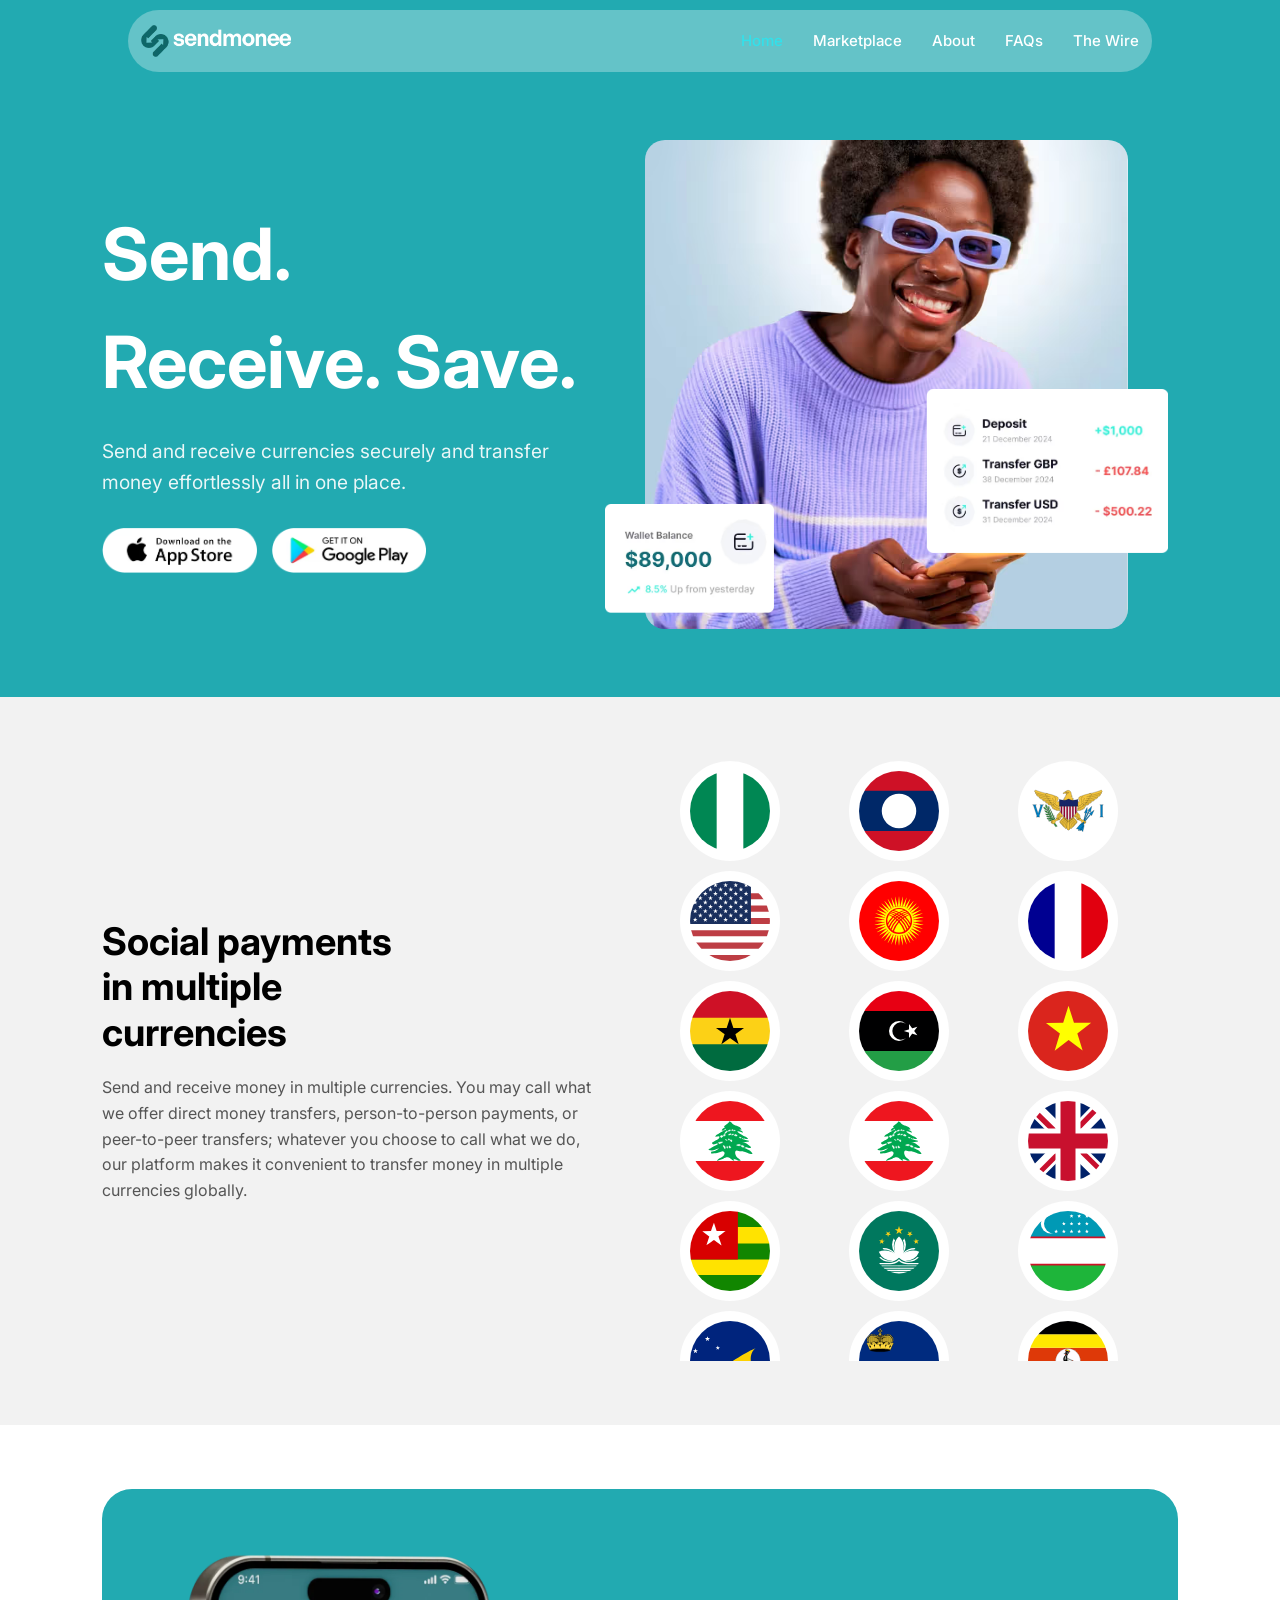
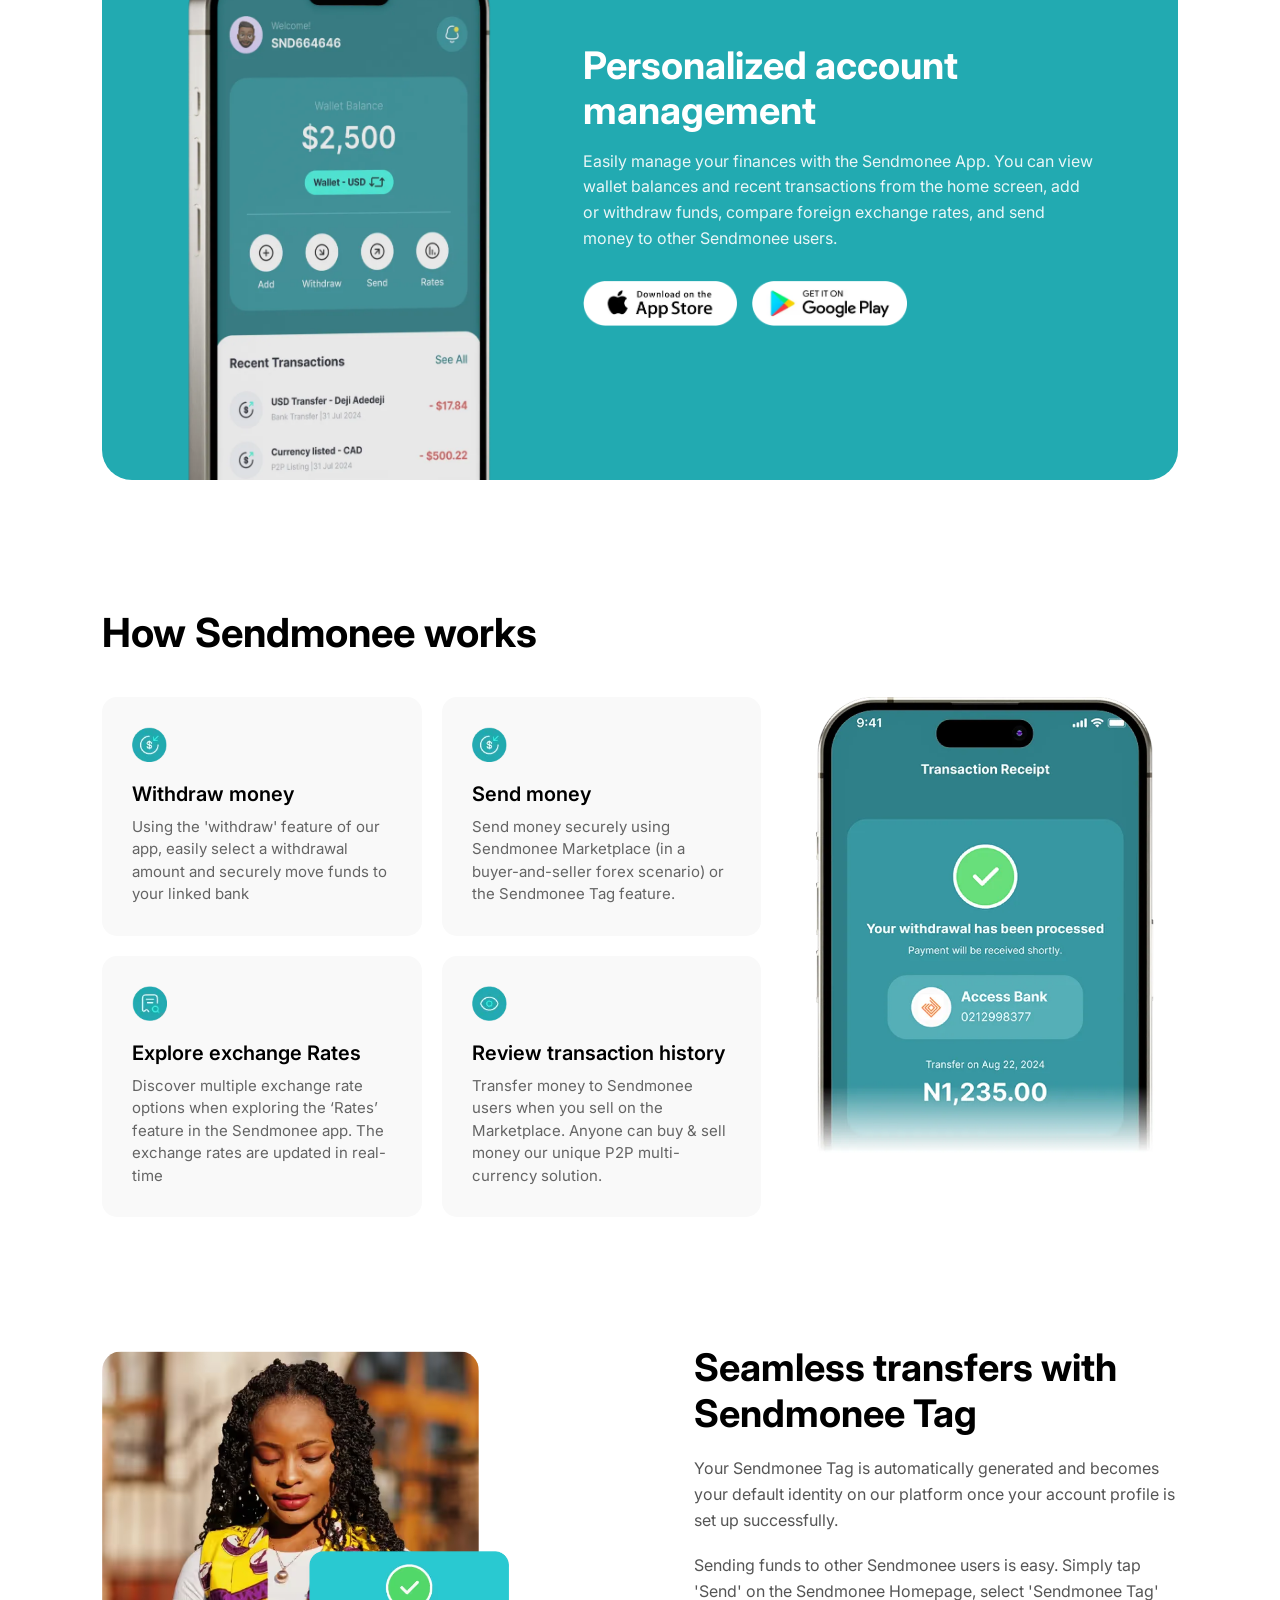
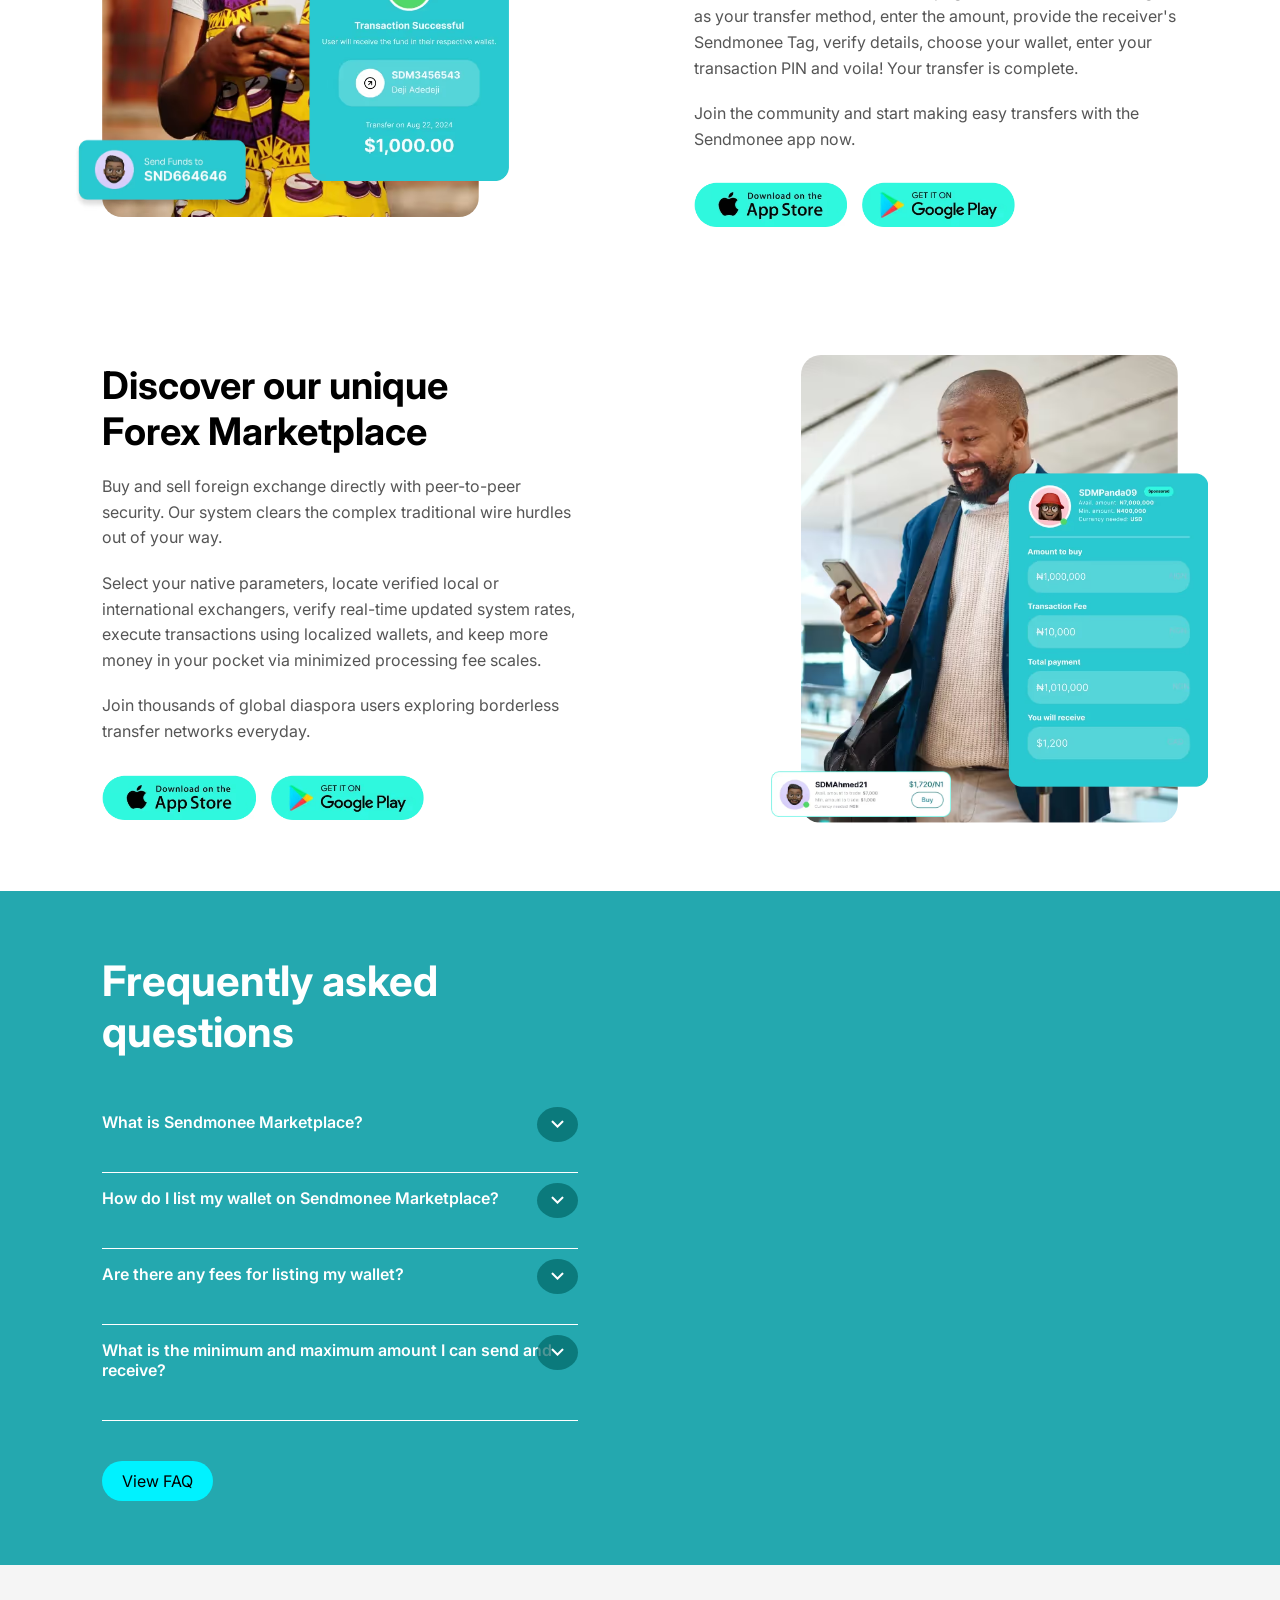
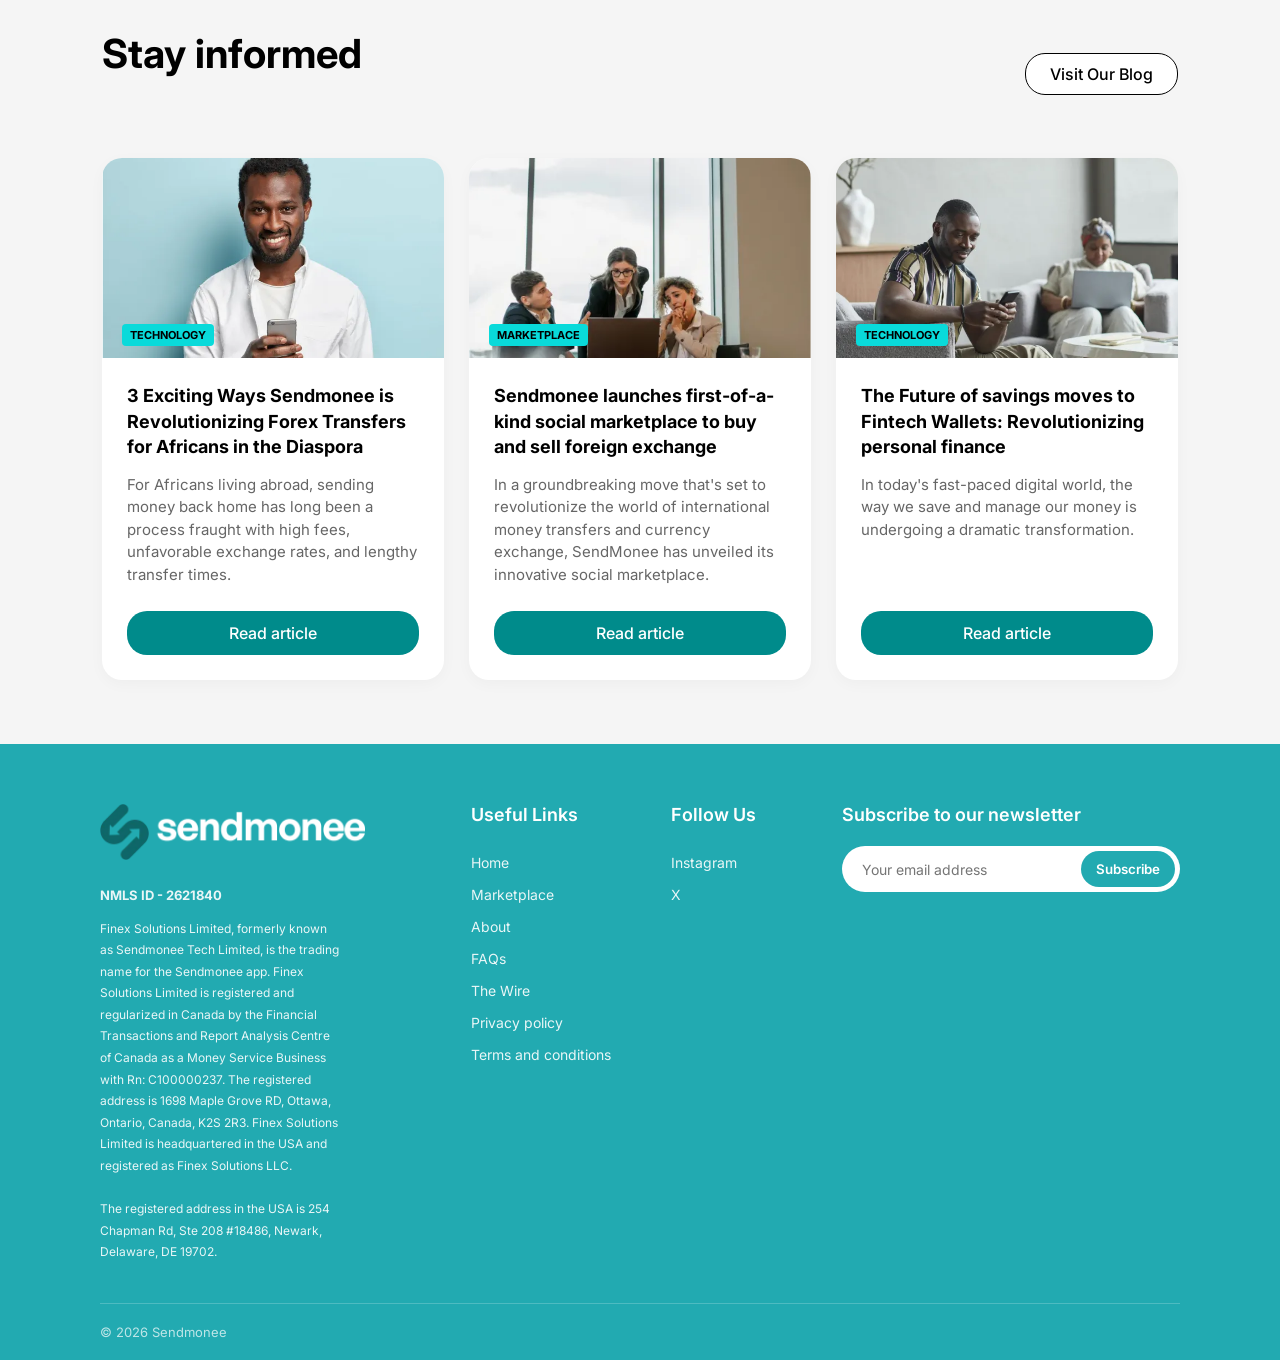
<file: index.html>
<!DOCTYPE html>
<html lang="en">
<head>
    <meta charset="UTF-8">
    <meta name="viewport" content="width=device-width, initial-scale=1.0">
    <title>SendMonee</title>
    <link rel="stylesheet" href="flag-icons-main/css/flag-icons.css">
    <link rel="stylesheet" href="style.css">
    <link rel="stylesheet" href="mobile.css">
    <link rel="preconnect" href="https://fonts.googleapis.com">
    <link rel="preconnect" href="https://fonts.gstatic.com" crossorigin>
    <link rel="stylesheet" href="https://fonts.googleapis.com/css2?family=Material+Symbols+Outlined:opsz,wght,FILL,GRAD@24,400,0,0&icon_names=keyboard_arrow_down" />

</head>
<body>


    <nav>
        <img src="images/Sendmonee Logo.webp" alt="Sendmonee Logo">
        <input type="checkbox" id="menu-toggle">
        <label for="menu-toggle" class="menu-icon">&#9776;</label>
        <div class="nav-right">
            <a href="index.html" class="nav-active">Home</a>
            <a href="marketplace.html">Marketplace</a>
            <a href="about.html">About</a>
            <a href="faq.html">FAQs</a>
            <a href="wire.html">The Wire</a>
        </div>
    </nav>

    <section class="hero">
        <div class="hero-left">
            <h1>Send. <br>Receive. Save.</h1>
            <p>Send and receive currencies securely and transfer money effortlessly all in one place.</p>
            <div class="app-download-links">
                <a href=""><img src="images/apple_Store.avif" alt="Download on Apple Store"></a>
                <a href=""><img src="images/Google Play.avif" alt="Download on Google Play"></a>
            </div>
        </div>

        <div class="hero-right">
            <img src="images/Home hero image.avif" alt="Sendmonee App Home" class="hero-img">
            <img src="images/Home-hero card 1.avif" alt="Transaction Card 1" class="hero-card1">
            <img src="images/Home-hero card 2.avif" alt="Transaction Card 2" class="hero-card2">
        </div>
    </section>

    <section class="hype">
        <div>
            <h3>Social payments <br>in multiple <br>currencies</h3>
            <p>Send and receive money in multiple currencies. You may call what we offer direct money transfers, person-to-person payments, or peer-to-peer transfers; whatever you choose to call what we do, our platform makes it convenient to transfer money in multiple currencies globally.</p>
        </div>
        <div class="flag-con">
            <div class="flag">
                <div><span class="fi fi-ng"></span></div>
                <div><span class="fi fi-us"></span></div>
                <div><span class="fi fi-gh"></span></div>
                <div><span class="fi fi-lb"></span></div>
                <div><span class="fi fi-tg"></span></div>
                <div><span class="fi fi-tk"></span></div>
                <div><span class="fi fi-cm"></span></div>
                <div><span class="fi fi-ca"></span></div>
                <div><span class="fi fi-cw"></span></div>
                <div><span class="fi fi-dk"></span></div>
                <div><span class="fi fi-fr"></span></div>
                <div><span class="fi fi-de"></span></div>
                <div><span class="fi fi-gg"></span></div>
                <div><span class="fi fi-hk"></span></div>
                <div><span class="fi fi-jm"></span></div>
            </div>
            <div class="flag flagi">
                <div><span class="fi fi-la"></span></div>
                <div><span class="fi fi-kg"></span></div>
                <div><span class="fi fi-ly"></span></div>
                <div><span class="fi fi-lb"></span></div>
                <div><span class="fi fi-mo"></span></div>
                <div><span class="fi fi-li"></span></div>
                <div><span class="fi fi-mw"></span></div>
                <div><span class="fi fi-mo"></span></div>
                <div><span class="fi fi-mr"></span></div>
                <div><span class="fi fi-mz"></span></div>
                <div><span class="fi fi-nz"></span></div>
                <div><span class="fi fi-un"></span></div>
                <div><span class="fi fi-pc"></span></div>
                <div><span class="fi fi-eu"></span></div>
                <div><span class="fi fi-ic"></span></div>
            </div>
            <div class="flag ">
                <div><span class="fi fi-vi"></span></div>
                <div><span class="fi fi-wf"></span></div>
                <div><span class="fi fi-vn"></span></div>
                <div><span class="fi fi-gb"></span></div>
                <div><span class="fi fi-uz"></span></div>
                <div><span class="fi fi-ug"></span></div>
                <div><span class="fi fi-tv"></span></div>
                <div><span class="fi fi-tm"></span></div>
                <div><span class="fi fi-tz"></span></div>
                <div><span class="fi fi-tl"></span></div>
                <div><span class="fi fi-sr"></span></div>
                <div><span class="fi fi-kr"></span></div>
                <div><span class="fi fi-sk"></span></div>
                <div><span class="fi fi-rs"></span></div>
                <div><span class="fi fi-sn"></span></div>
            </div>
        </div>
    </section>

    <section class="ejo">
        <div class="ejo-container">
            <img src="images/Phone Screen - 2.webp" alt="Sendmonee app account dashboard">
            <div class="ejo-content">
                <h3>Personalized account <br>management</h3>
                <p>Easily manage your finances with the Sendmonee App. You can view wallet balances and recent transactions from the home screen, add or withdraw funds, compare foreign exchange rates, and send money to other Sendmonee users.</p>
                <div class="app-download-links">
                    <a href=""><img src="images/apple_Store.avif" alt="Download on App Store"></a>
                    <a href=""><img src="images/Google Play.avif" alt="Download on Google Play"></a>
                </div>
            </div>
        </div>
    </section>

    <section class="how">
        <h2>How Sendmonee works</h2>
        <div class="how-grid">
            <div class="how-left">
                <div class="how-card">
                    <img src="images/Withdraw Money.webp" alt="">
                    <span>Withdraw money</span>
                    <p>Using the 'withdraw' feature of our app, easily select a withdrawal amount and securely move funds to your linked bank</p>
                </div>
                <div class="how-card">
                    <img src="images/Withdraw Money.webp" alt="">
                    <span>Send money</span>
                    <p>Send money securely using Sendmonee Marketplace (in a buyer-and-seller forex scenario) or the Sendmonee Tag feature.</p>
                </div>
                <div class="how-card">
                    <img src="images/Explore Exchange Rate.webp" alt="">
                    <span>Explore exchange Rates</span>
                    <p>Discover multiple exchange rate options when exploring the ‘Rates’ feature in the Sendmonee app. The exchange rates are updated in real-time</p>
                </div>
                <div class="how-card">
                    <img src="images/Review Transaction History.webp" alt="">
                    <span>Review transaction history</span>
                    <p>Transfer money to Sendmonee users when you sell on the Marketplace. Anyone can buy & sell money our unique P2P multi-currency solution.</p>
                </div>
            </div>
            <div class="how-right">
                <img src="images/How Sendmonee Works - 1.webp" alt="">
            </div>
        </div>
    </section>

    <section class="seam-ex">
        <div class="seam-media">
            <img src="images/Semless Transfer Image.avif" alt="" class="seam-main-img">
            <img src="images/Seamless card - 1.avif" alt="" class="seam-card1">
            <img src="images/Seamless card - 2.avif" alt="" class="seam-card2">
        </div>
        <div class="seam-ex-right">
            <h2>Seamless transfers with <br>Sendmonee Tag</h2>
            <p>Your Sendmonee Tag is automatically generated and becomes your default identity on our platform once your account profile is set up successfully.</p>
            <p>Sending funds to other Sendmonee users is easy. Simply tap 'Send' on the Sendmonee Homepage, select 'Sendmonee Tag' as your transfer method, enter the amount, provide the receiver's Sendmonee Tag, verify details, choose your wallet, enter your transaction PIN and voila! Your transfer is complete.</p>
            <p>Join the community and start making easy transfers with the Sendmonee app now.</p>
            <div class="app-download-links">
                <a href=""><img src="images/Apple Store - 2.avif" alt=""></a>
                <a href=""><img src="images/Google Play - 2.avif" alt=""></a>
            </div>
        </div>
    </section>

    <section class="seam-ex">
        <div class="seam-ex-right">
            <h2>Discover our unique <br>Forex Marketplace</h2>
            <p>Buy and sell foreign exchange directly with peer-to-peer security. Our system clears the complex traditional wire hurdles out of your way.</p>
            <p>Select your native parameters, locate verified local or international exchangers, verify real-time updated system rates, execute transactions using localized wallets, and keep more money in your pocket via minimized processing fee scales.</p>
            <p>Join thousands of global diaspora users exploring borderless transfer networks everyday.</p>
            <div class="app-download-links">
                <a href=""><img src="images/Apple Store - 2.avif" alt=""></a>
                <a href=""><img src="images/Google Play - 2.avif" alt=""></a>
            </div>
        </div>
        <div class="seam-media target">
            <img src="images/Market Image.avif" alt="" class="seam-main-img">
            <img src="images/Marketplace card 1.avif" alt="" class="seam-card1">
            <img src="images/Marketplace card 2.avif" alt="" class="seam-card2">
        </div>
    </section>

    <section class="faq">
        <div class="faq-left">
            <h2>Frequently asked questions</h2>
            <div>
                <div>
                    <span>What is Sendmonee Marketplace?</span>
                    <input type="checkbox" name="drop" id="drop-toggle1" class="drop-toggle">
                    <label for="drop-toggle1" class="material-symbols-outlined">keyboard_arrow_down</label>
                    <p class="faq-info">Sendmonee Marketplace is a person to person platform for direct buying and selling of foreign currency, eliminating intermediaries for better rates and increased control over international transactions.</p>
                </div>
                <div>
                    <span>How do I list my wallet on Sendmonee Marketplace?</span>
                    <input type="checkbox" name="drop" id="drop-toggle2" class="drop-toggle">
                    <label for="drop-toggle2" class="material-symbols-outlined">keyboard_arrow_down</label>
                    <p class="faq-info">To list your wallet; On the Home Screen, select the "List Wallet" button, select the currency, set the minimum and maximum amounts that can be bought, choose the currency you want to receive, and enter your exchange rate.</p>
                </div>
                <div>
                    <span>Are there any fees for listing my wallet?</span>
                    <input type="checkbox" name="drop" id="drop-toggle3" class="drop-toggle">
                    <label for="drop-toggle3" class="material-symbols-outlined">keyboard_arrow_down</label>
                    <p class="faq-info">No, there are zero listing fees on Sendmonee Marketplace. You can maximize your profits without any upfront costs.</p>
                </div>
                <div>
                    <span>What is the minimum and maximum amount I can send and receive?</span>
                    <input type="checkbox" id="drop-toggle4" class="drop-toggle">
                    <label for="drop-toggle4" class="material-symbols-outlined">keyboard_arrow_down</label>
                    <p class="faq-info">There’s no minimum limit for transfers—you can send or receive any amount. The maximum transfer limit depends on your account’s currency and can be viewed under Account limits in the Account & Security section of your profile tab.</p>
                </div>
            </div>
            <button>View FAQ</button>
        </div>
        <iframe width="500" height="500" src="https://www.youtube.com/embed/2Ay0IJLHsMU?si=LQnMBFZ1ESsxf5Bk" title="YouTube video player" frameborder="0" allow="accelerometer; encrypted-media; gyroscope; picture-in-picture; " referrerpolicy="strict-origin-when-cross-origin"></iframe>
    </section>

    <section class="info">
        <div class="info-header">
            <h2>Stay informed</h2>
            <a href="" class="blog-btn">Visit Our Blog</a>
        </div>
        <div class="container">
            <article class="blog-card">
                <div class="card-thumb">
                    <img src="images/Exciting Ways SendMonee is Revolutionizing Forex.webp" alt="">
                    <span>TECHNOLOGY</span>
                </div>
                <div class="card-body">
                    <h3>3 Exciting Ways Sendmonee is Revolutionizing Forex Transfers for Africans in the Diaspora</h3>
                    <p>For Africans living abroad, sending money back home has long been a process fraught with high fees, unfavorable exchange rates, and lengthy transfer times.</p>
                    <a href="" class="read-btn">Read article</a>
                </div>
            </article>
            <article class="blog-card">
                <div class="card-thumb">
                    <img src="images/Sendmonee Launches First-of-A-Kind Social Marketplace.webp" alt="">
                    <span>MARKETPLACE</span>
                </div>
                <div class="card-body">
                    <h3>Sendmonee launches first-of-a-kind social marketplace to buy and sell foreign exchange</h3>
                    <p>In a groundbreaking move that's set to revolutionize the world of international money transfers and currency exchange, SendMonee has unveiled its innovative social marketplace.</p>
                    <a href="" class="read-btn">Read article</a>
                </div>
            </article>
            <article class="blog-card">
                <div class="card-thumb">
                    <img src="images/The Future of Savings Moves to Fintech Wallets.webp" alt="">
                    <span>TECHNOLOGY</span>
                </div>
                <div class="card-body">
                    <h3>The Future of savings moves to Fintech Wallets: Revolutionizing personal finance</h3>
                    <p>In today's fast-paced digital world, the way we save and manage our money is undergoing a dramatic transformation.</p>
                    <a href="" class="read-btn">Read article</a>
                </div>
            </article>
        </div>
    </section>

    <footer>
        <div class="fo-top">
            <div class="footer-brand">
                <img src="images/Sendmonee Logo.webp" alt="">
                <p><strong>NMLS ID - 2621840</strong>Finex Solutions Limited, formerly known as Sendmonee Tech Limited, is the trading name for the Sendmonee app. Finex Solutions Limited is registered and regularized in Canada by the Financial Transactions and Report Analysis Centre of Canada as a Money Service Business with Rn: C100000237. The registered address is 1698 Maple Grove RD, Ottawa, Ontario, Canada, K2S 2R3. Finex Solutions Limited is headquartered in the USA and registered as Finex Solutions LLC. <br><br>The registered address in the USA is 254 Chapman Rd, Ste 208 #18486, Newark, Delaware, DE 19702.</p>
            </div>
            <div class="link-hold">
                <div>
                    <h3>Useful Links</h3>
                    <ul>
                        <li><a href="index.html">Home</a></li>
                        <li><a href="marketplace.html">Marketplace</a></li>
                        <li><a href="about.html">About</a></li>
                        <li><a href="faq.html">FAQs</a></li>
                        <li><a href="wire.html">The Wire</a></li>
                        <li><a href="policy.html">Privacy policy</a></li>
                        <li><a href="terms.html">Terms and conditions</a></li>
                    </ul>
                </div>
                <div>
                    <h3>Follow Us</h3>
                    <ul>
                        <li><a href="">Instagram</a></li>
                        <li><a href="">X</a></li>
                    </ul> 
                </div>
            </div>
            <div class="footer-newsletter">
                <h3>Subscribe to our newsletter</h3>
                <div class="sub-news">
                    <input type="email" placeholder="Your email address">
                    <button type="submit">Subscribe</button>
                </div>
            </div>
        </div>
        <hr>
        <p class="copyright">© 2026 Sendmonee</p>
    </footer>
</body>
</html>
</file>
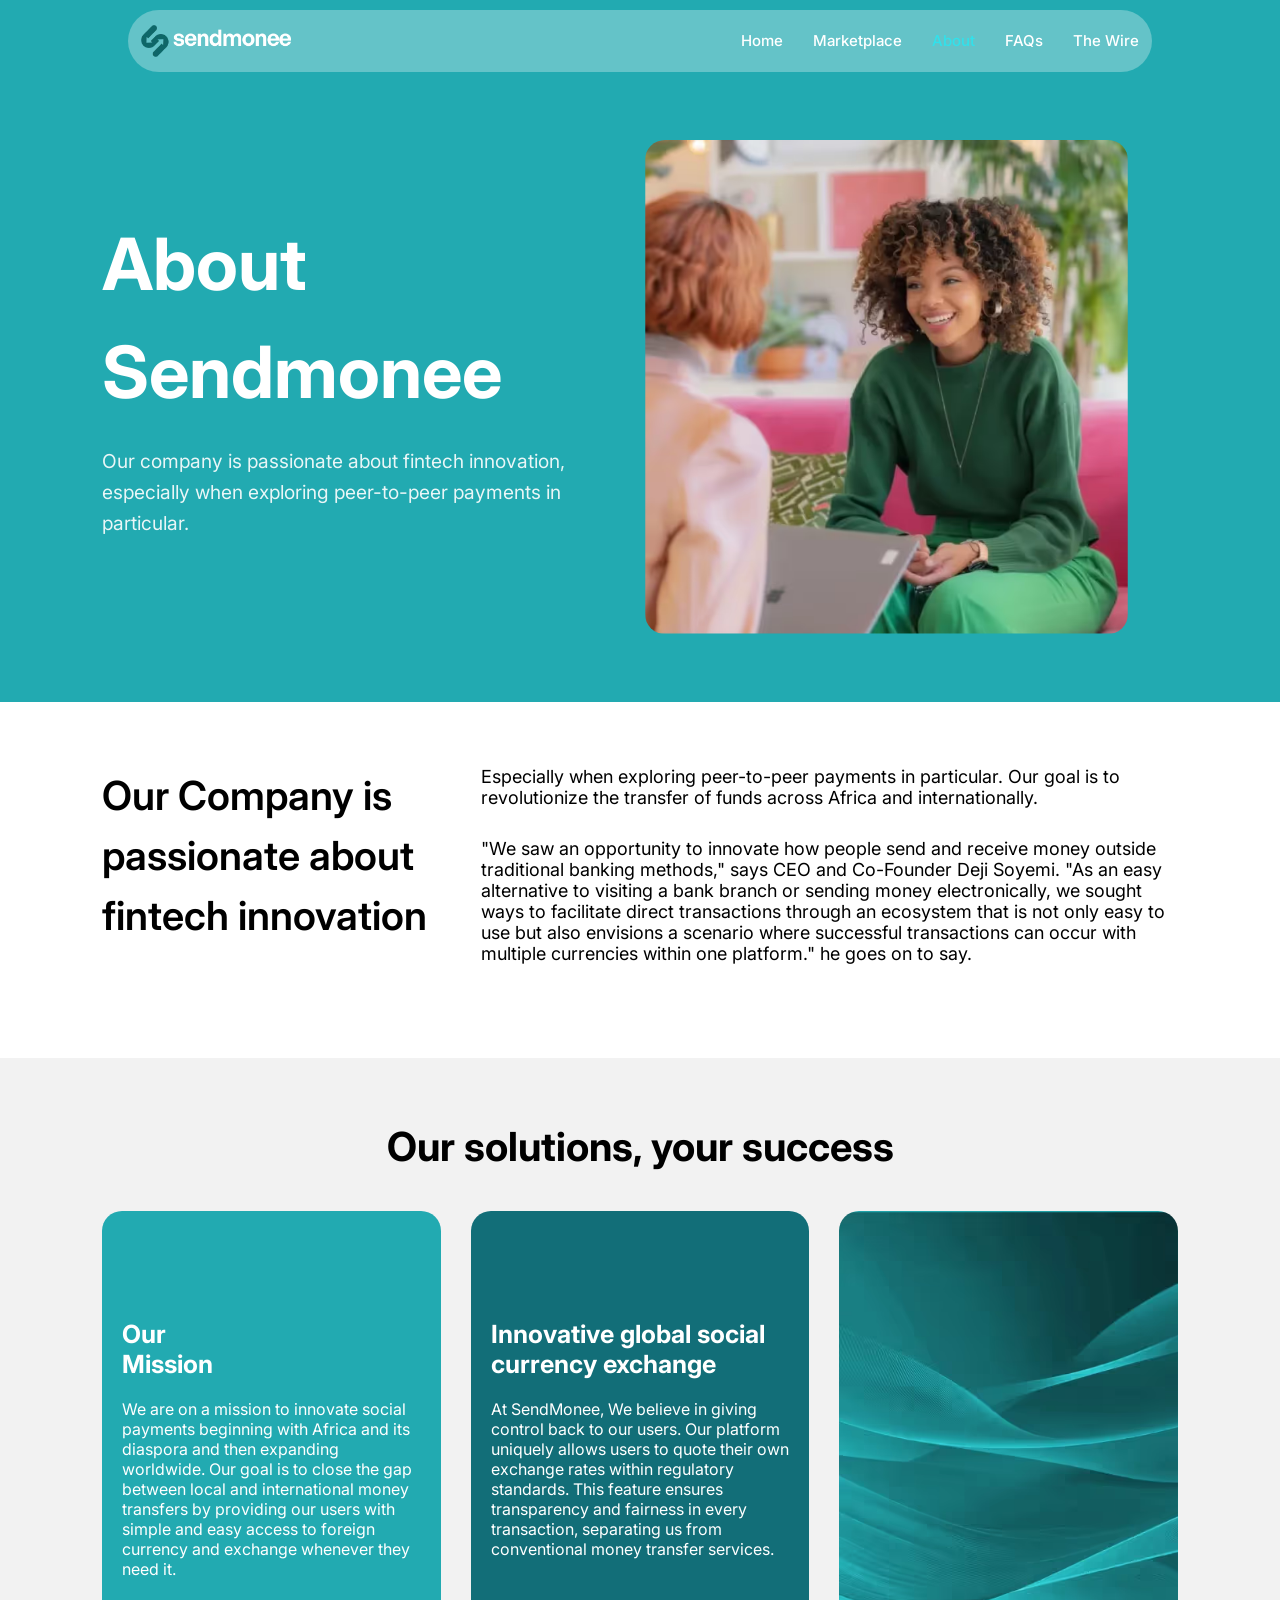
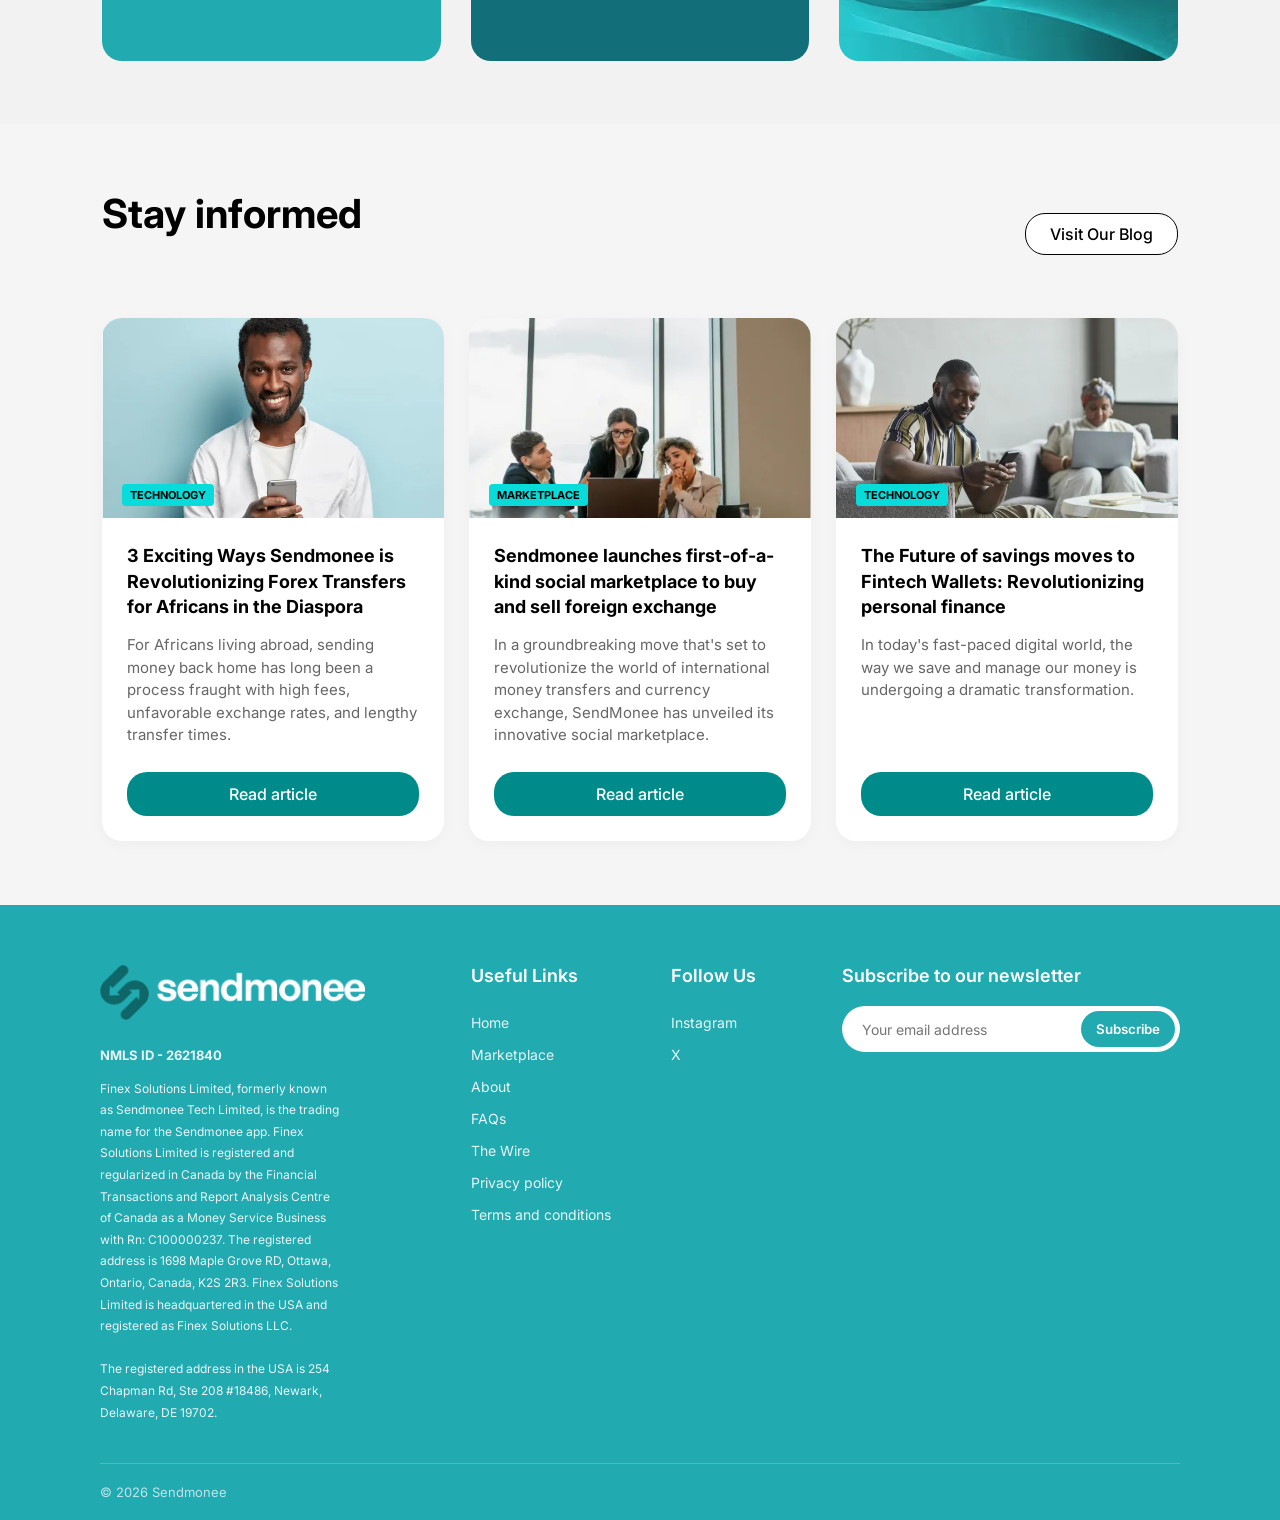
<file: about.html>
<!DOCTYPE html>
<html lang="en">
<head>
    <meta charset="UTF-8">
    <meta name="viewport" content="width=device-width, initial-scale=1.0">
    <link rel="stylesheet" href="style.css">
    <link rel="stylesheet" href="mobile.css">
    <link rel="stylesheet" href="about.css">
    <title>Document</title>
</head>
<body>
    <nav>
        <img src="images/Sendmonee Logo.webp" alt="Sendmonee Logo">
        <input type="checkbox" id="menu-toggle">
        <label for="menu-toggle" class="menu-icon">&#9776;</label>
        <div class="nav-right">
            <a href="index.html">Home</a>
            <a href="marketplace.html">Marketplace</a>
            <a href="about.html" class="nav-active">About</a>
            <a href="faq.html">FAQs</a>
            <a href="wire.html">The Wire</a>
        </div>
    </nav>

    <section class="hero">
        <div class="hero-left">
            <h1>About<br>Sendmonee</h1>
            <p>Our company is passionate about fintech innovation, especially when exploring peer-to-peer payments in particular.</p>
        </div>

        <div class="hero-right">
            <img src="images/About hero image.avif" alt="" class="hero-img">
        </div>
    </section>

        <section class="discover mobile-flex">
        <h2>Our Company is passionate about fintech innovation</h2>
        <div>
            <p>Especially when exploring peer-to-peer payments in particular. Our goal is to revolutionize the transfer of funds across Africa and internationally.</p> 
            <p>"We saw an opportunity to innovate how people send and receive money outside traditional banking methods," says CEO and Co-Founder Deji Soyemi.  "As an easy alternative to visiting a bank branch or sending money electronically, we sought ways to facilitate direct transactions through an ecosystem that is not only easy to use but also envisions a scenario where successful transactions can occur with multiple currencies within one platform." he goes on to say.</p>

        </div>
    </section>

    <section class="sucess">
        <h2>Our solutions, your success</h2>
        <div>
            <article>
                <h3>Our <br>Mission</h3>
                <p>We are on a mission to innovate social payments beginning with Africa and its diaspora and then expanding worldwide. Our goal is to close the gap between local and international money transfers by providing our users with simple and easy access to foreign currency and exchange whenever they need it.</p>
            </article>
            <article>
                <h3>Innovative global social <br>currency exchange</h3>
                <p>At SendMonee, We believe in giving control back to our users. Our platform uniquely allows users to quote their own exchange rates within regulatory standards. This feature ensures transparency and fairness in every transaction, separating us from conventional money transfer services.</p>
            </article>
            <article></article>
        </div>
    </section>

        <section class="info">
        <div class="info-header">
            <h2>Stay informed</h2>
            <a href="" class="blog-btn">Visit Our Blog</a>
        </div>
        <div class="container">
            <article class="blog-card">
                <div class="card-thumb">
                    <img src="images/Exciting Ways SendMonee is Revolutionizing Forex.webp" alt="">
                    <span>TECHNOLOGY</span>
                </div>
                <div class="card-body">
                    <h3>3 Exciting Ways Sendmonee is Revolutionizing Forex Transfers for Africans in the Diaspora</h3>
                    <p>For Africans living abroad, sending money back home has long been a process fraught with high fees, unfavorable exchange rates, and lengthy transfer times.</p>
                    <a href="" class="read-btn">Read article</a>
                </div>
            </article>
            <article class="blog-card">
                <div class="card-thumb">
                    <img src="images/Sendmonee Launches First-of-A-Kind Social Marketplace.webp" alt="">
                    <span>MARKETPLACE</span>
                </div>
                <div class="card-body">
                    <h3>Sendmonee launches first-of-a-kind social marketplace to buy and sell foreign exchange</h3>
                    <p>In a groundbreaking move that's set to revolutionize the world of international money transfers and currency exchange, SendMonee has unveiled its innovative social marketplace.</p>
                    <a href="" class="read-btn">Read article</a>
                </div>
            </article>
            <article class="blog-card">
                <div class="card-thumb">
                    <img src="images/The Future of Savings Moves to Fintech Wallets.webp" alt="">
                    <span>TECHNOLOGY</span>
                </div>
                <div class="card-body">
                    <h3>The Future of savings moves to Fintech Wallets: Revolutionizing personal finance</h3>
                    <p>In today's fast-paced digital world, the way we save and manage our money is undergoing a dramatic transformation.</p>
                    <a href="" class="read-btn">Read article</a>
                </div>
            </article>
        </div>
    </section>

    <footer>
        <div class="fo-top">
            <div class="footer-brand">
                <img src="images/Sendmonee Logo.webp" alt="">
                <p><strong>NMLS ID - 2621840</strong>Finex Solutions Limited, formerly known as Sendmonee Tech Limited, is the trading name for the Sendmonee app. Finex Solutions Limited is registered and regularized in Canada by the Financial Transactions and Report Analysis Centre of Canada as a Money Service Business with Rn: C100000237. The registered address is 1698 Maple Grove RD, Ottawa, Ontario, Canada, K2S 2R3. Finex Solutions Limited is headquartered in the USA and registered as Finex Solutions LLC. <br><br>The registered address in the USA is 254 Chapman Rd, Ste 208 #18486, Newark, Delaware, DE 19702.</p>
            </div>
            <div class="link-hold">
                <div>
                    <h3>Useful Links</h3>
                    <ul>
                        <li><a href="index.html">Home</a></li>
                        <li><a href="marketplace.html">Marketplace</a></li>
                        <li><a href="about.html">About</a></li>
                        <li><a href="faq.html">FAQs</a></li>
                        <li><a href="wire.html">The Wire</a></li>
                        <li><a href="policy.html">Privacy policy</a></li>
                        <li><a href="terms.html">Terms and conditions</a></li>
                    </ul>
                </div>
                <div>
                    <h3>Follow Us</h3>
                    <ul>
                        <li><a href="">Instagram</a></li>
                        <li><a href="">X</a></li>
                    </ul> 
                </div>
            </div>
            <div class="footer-newsletter">
                <h3>Subscribe to our newsletter</h3>
                <div class="sub-news">
                    <input type="email" placeholder="Your email address">
                    <button type="submit">Subscribe</button>
                </div>
            </div>
        </div>
        <hr>
        <p class="copyright">© 2026 Sendmonee</p>
    </footer>
</body>
</html>
</file>
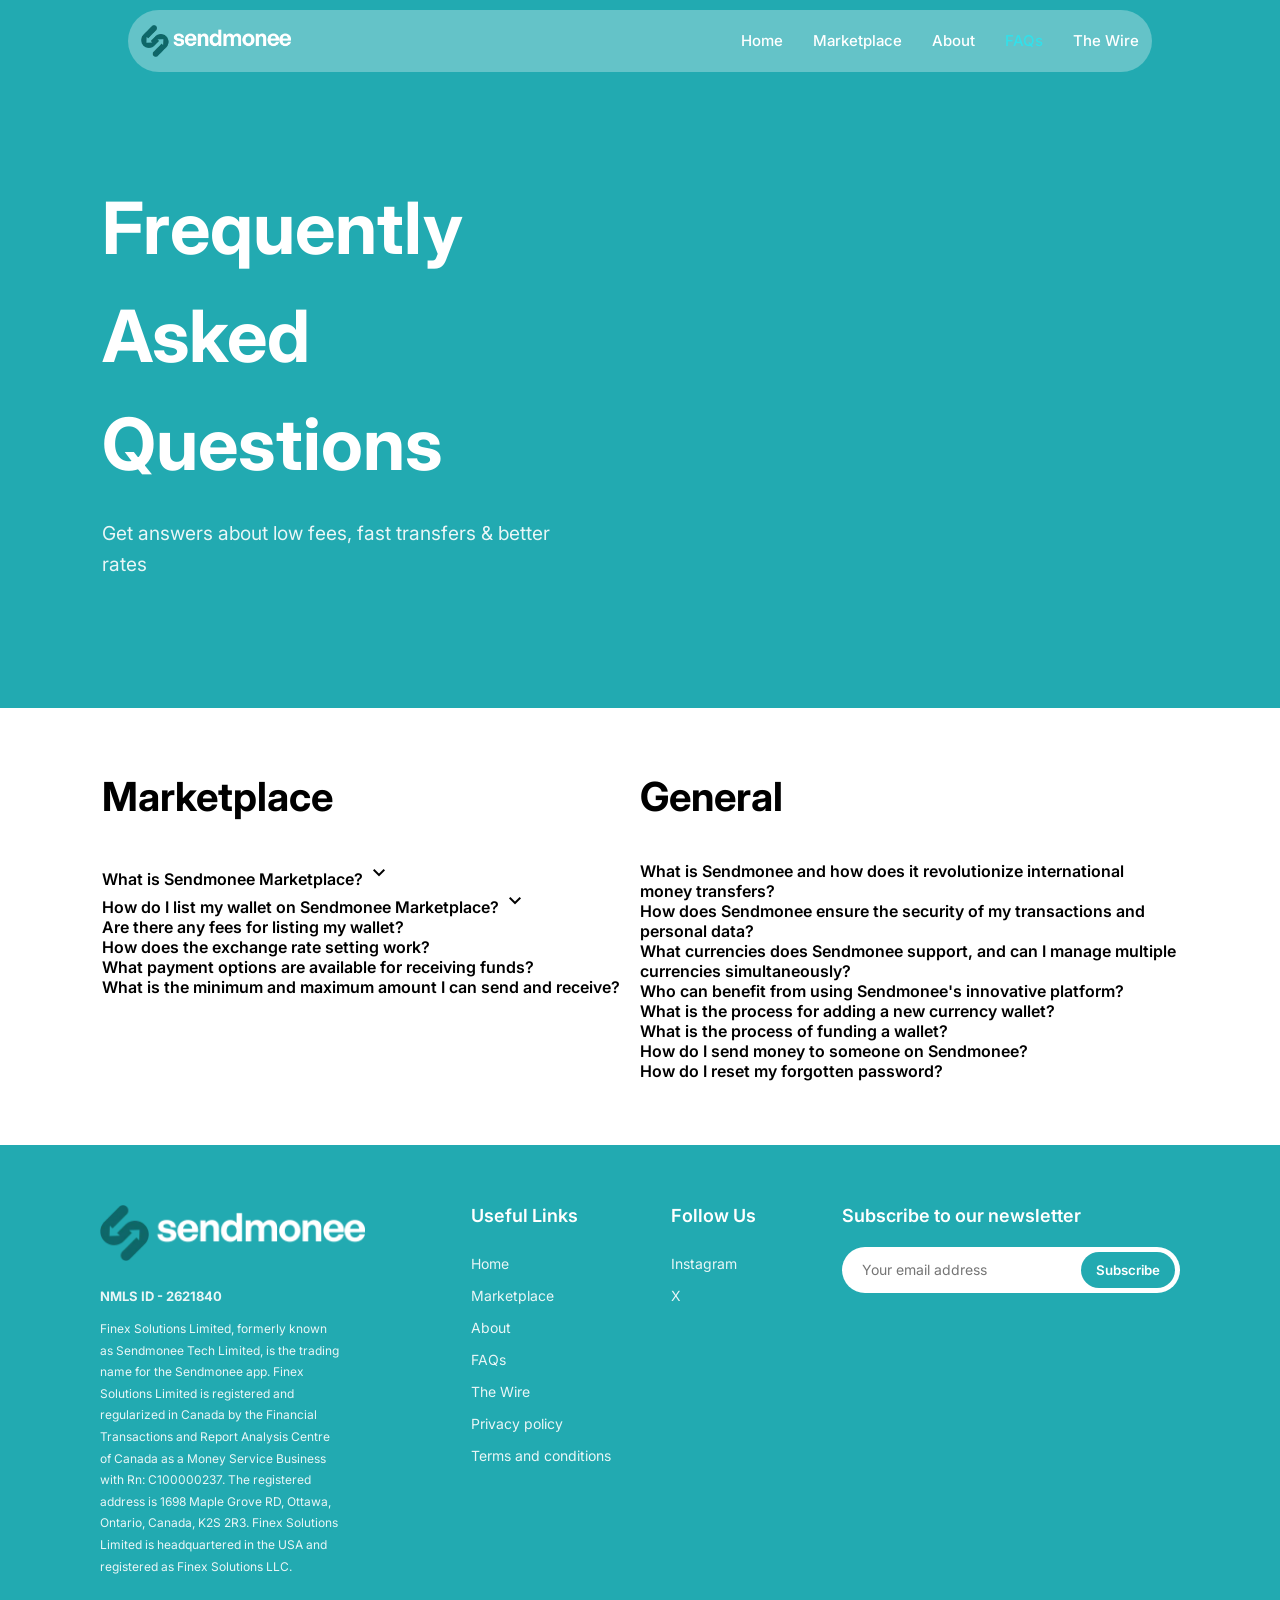
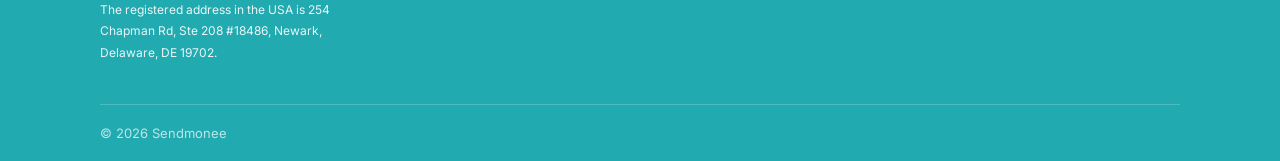
<file: faq.html>
<!DOCTYPE html>
<html lang="en">
<head>
    <meta charset="UTF-8">
    <meta name="viewport" content="width=device-width, initial-scale=1.0">
    <link rel="stylesheet" href="style.css">
    <link rel="stylesheet" href="mobile.css">
    <link rel="stylesheet" href="about.css">
    <link rel="stylesheet" href="faq.css">
    <link rel="preconnect" href="https://fonts.googleapis.com">
    <link rel="preconnect" href="https://fonts.gstatic.com" crossorigin>
    <link rel="stylesheet" href="https://fonts.googleapis.com/css2?family=Material+Symbols+Outlined:opsz,wght,FILL,GRAD@24,400,0,0&icon_names=keyboard_arrow_down" />
    <title>FAQ</title>
</head>
<body>
    <nav>
        <img src="images/Sendmonee Logo.webp" alt="Sendmonee Logo">
        <input type="checkbox" id="menu-toggle">
        <label for="menu-toggle" class="menu-icon">&#9776;</label>
        <div class="nav-right">
            <a href="index.html">Home</a>
            <a href="marketplace.html">Marketplace</a>
            <a href="about.html">About</a>
            <a href="faq.html" class="nav-active">FAQs</a>
            <a href="wire.html">The Wire</a>
        </div>
    </nav>

    <section class="hero">
        <div class="hero-left">
            <h1>Frequently <br>Asked <br>Questions</h1>
            <p>Get answers about low fees, fast transfers & better rates</p>
        </div>

        <div class="hero-right">
            <iframe width="500" height="500" src="https://www.youtube.com/embed/2Ay0IJLHsMU?si=LQnMBFZ1ESsxf5Bk" title="YouTube video player" frameborder="0" allow="accelerometer; encrypted-media; gyroscope; picture-in-picture; " referrerpolicy="strict-origin-when-cross-origin"></iframe>
    </section>

    <section class="faq-con mobile-flex">
        <div>
            <h2>Marketplace</h2>
            <div>
                <span>What is Sendmonee Marketplace?</span>
                <input type="checkbox" name="drop" id="drop-toggle1" class="drop-toggle">
                <label for="drop-toggle1" class="material-symbols-outlined">keyboard_arrow_down</label>
            </div>
            <div>
                <span>How do I list my wallet on Sendmonee Marketplace?</span>
                <input type="checkbox" name="drop" id="drop-toggle1" class="drop-toggle">
                <label for="drop-toggle1" class="material-symbols-outlined">keyboard_arrow_down</label>
            </div>
            <div><span>Are there any fees for listing my wallet?</span>
                
            </div>
            <div><span>How does the exchange rate setting work?</span></div>
            <div><span>What payment options are available for receiving funds?</span></div>
            <div><span>What is the minimum and maximum amount I can send and receive?</span></div>
        </div>
        <div>
            <h2>General</h2>
            <div><span>What is Sendmonee and how does it revolutionize international money transfers?</span></div>
            <div><span>How does Sendmonee ensure the security of my transactions and personal data?</span></div>
            <div><span>What currencies does Sendmonee support, and can I manage multiple currencies simultaneously?</span></div>
            <div><span>Who can benefit from using Sendmonee's innovative platform?</span></div>
            <div><span>What is the process for adding a new currency wallet?</span></div>
            <div><span>What is the process of funding a wallet?</span></div>
            <div><span>How do I send money to someone on Sendmonee?</span></div>
            <div><span>How do I reset my forgotten password?</span></div>
        </div>
    </section>


    <footer>
        <div class="fo-top">
            <div class="footer-brand">
                <img src="images/Sendmonee Logo.webp" alt="">
                <p><strong>NMLS ID - 2621840</strong>Finex Solutions Limited, formerly known as Sendmonee Tech Limited, is the trading name for the Sendmonee app. Finex Solutions Limited is registered and regularized in Canada by the Financial Transactions and Report Analysis Centre of Canada as a Money Service Business with Rn: C100000237. The registered address is 1698 Maple Grove RD, Ottawa, Ontario, Canada, K2S 2R3. Finex Solutions Limited is headquartered in the USA and registered as Finex Solutions LLC. <br><br>The registered address in the USA is 254 Chapman Rd, Ste 208 #18486, Newark, Delaware, DE 19702.</p>
            </div>
            <div class="link-hold">
                <div>
                    <h3>Useful Links</h3>
                    <ul>
                        <li><a href="index.html">Home</a></li>
                        <li><a href="marketplace.html">Marketplace</a></li>
                        <li><a href="about.html">About</a></li>
                        <li><a href="faq.html">FAQs</a></li>
                        <li><a href="wire.html">The Wire</a></li>
                        <li><a href="policy.html">Privacy policy</a></li>
                        <li><a href="terms.html">Terms and conditions</a></li>
                    </ul>
                </div>
                <div>
                    <h3>Follow Us</h3>
                    <ul>
                        <li><a href="">Instagram</a></li>
                        <li><a href="">X</a></li>
                    </ul> 
                </div>
            </div>
            <div class="footer-newsletter">
                <h3>Subscribe to our newsletter</h3>
                <div class="sub-news">
                    <input type="email" placeholder="Your email address">
                    <button type="submit">Subscribe</button>
                </div>
            </div>
        </div>
        <hr>
        <p class="copyright">© 2026 Sendmonee</p>
    </footer>
</body>
</html>
</file>
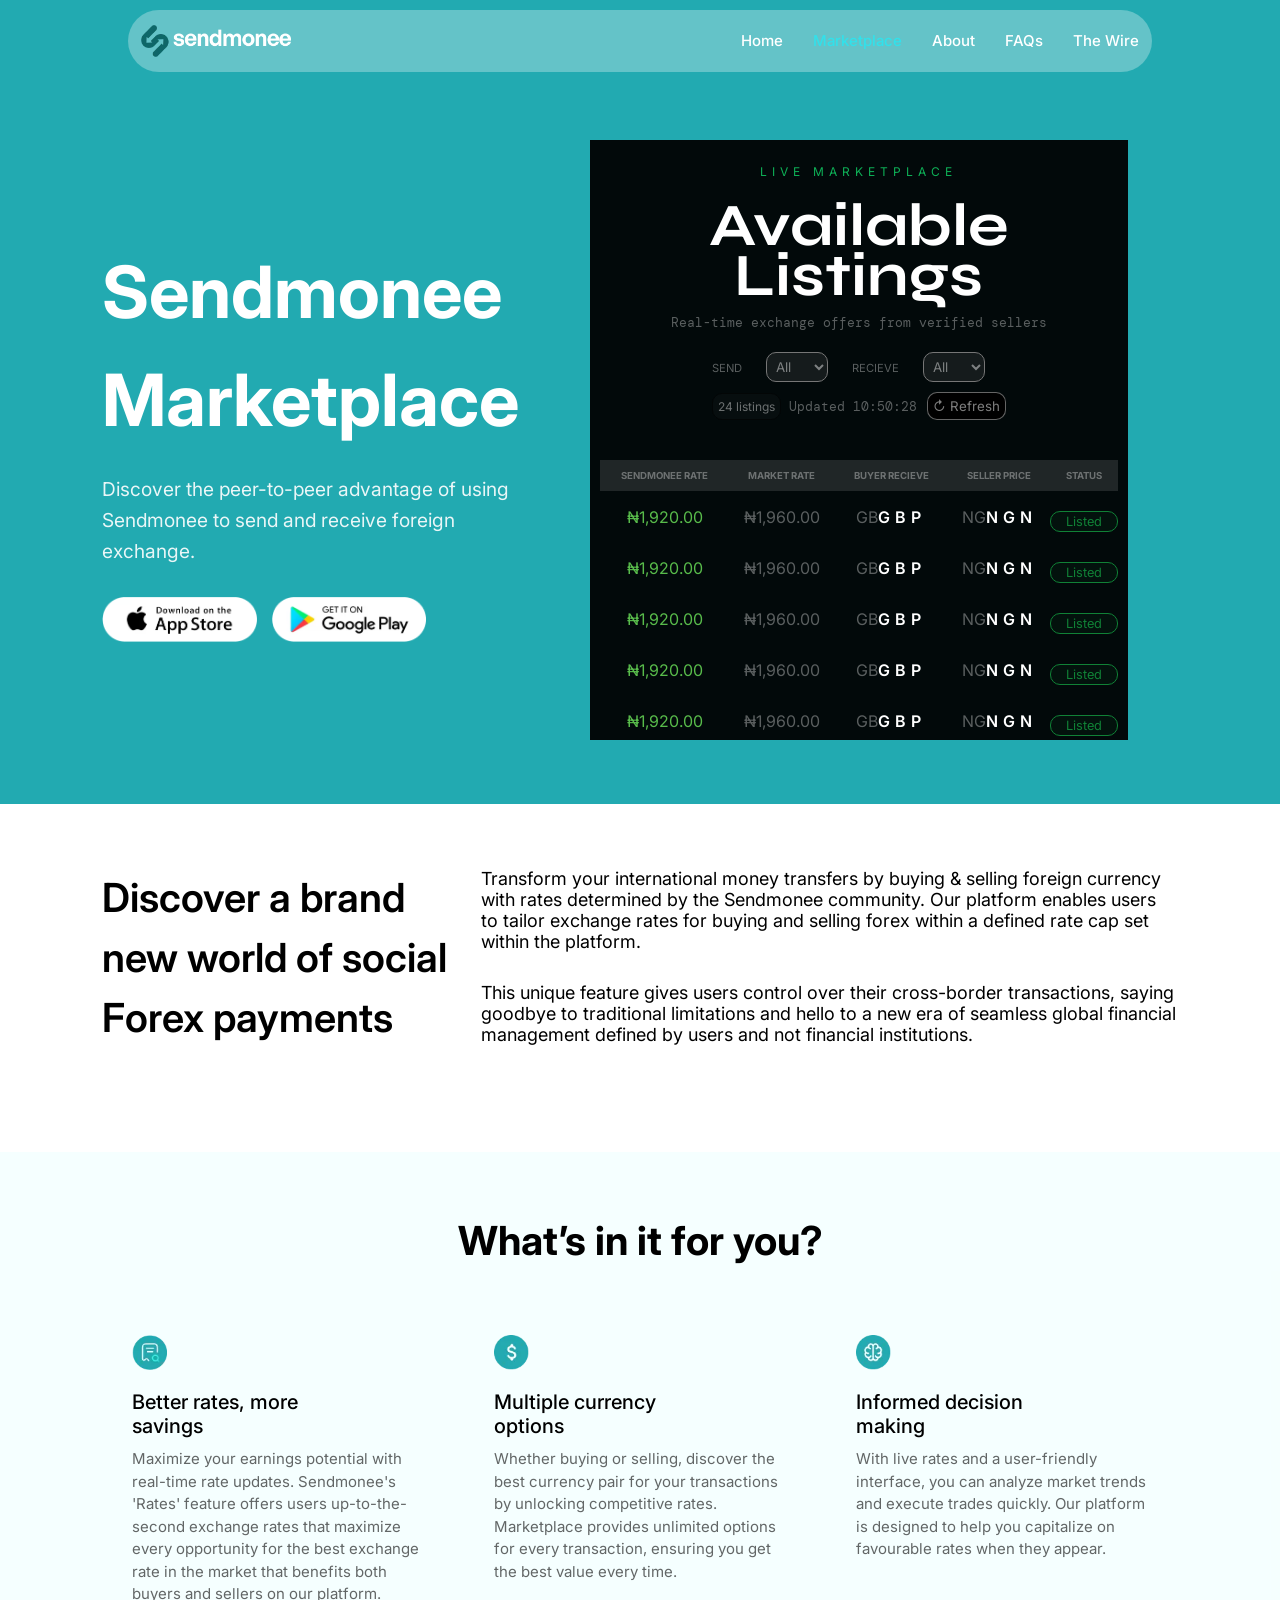
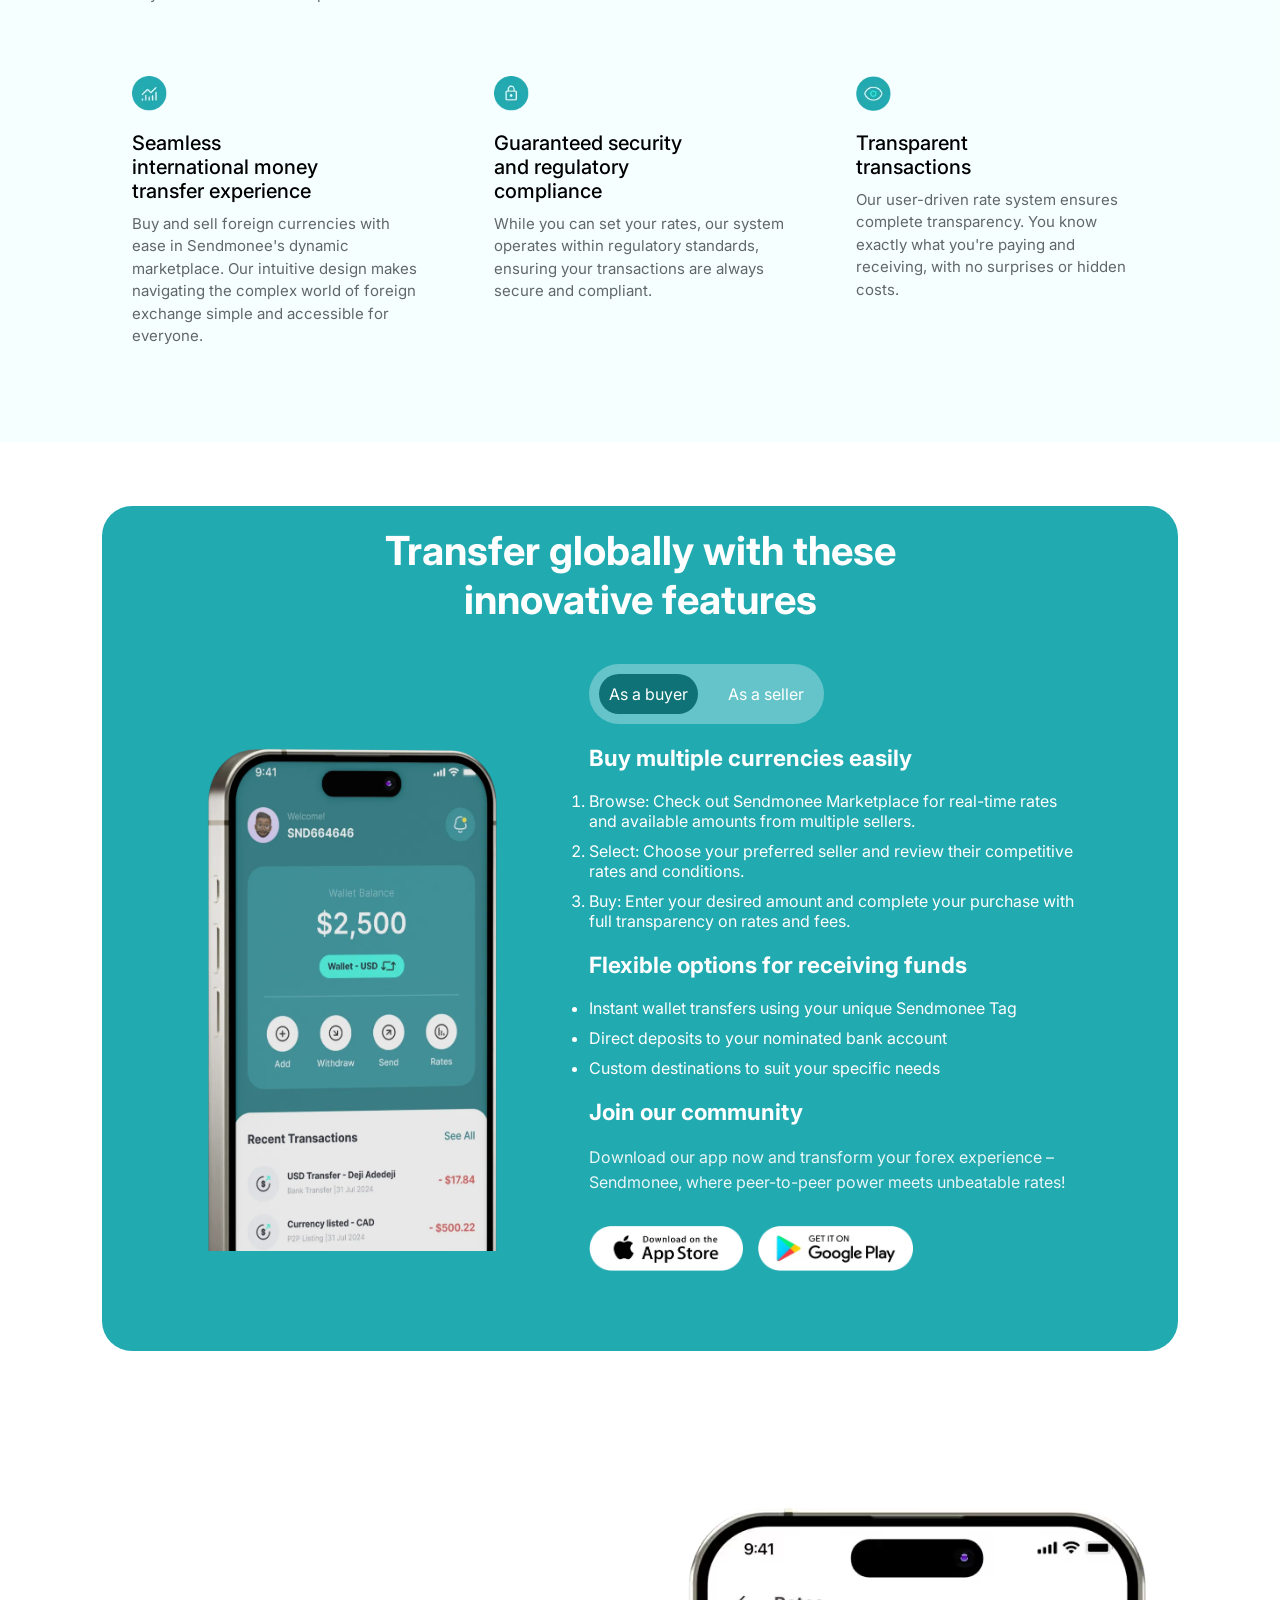
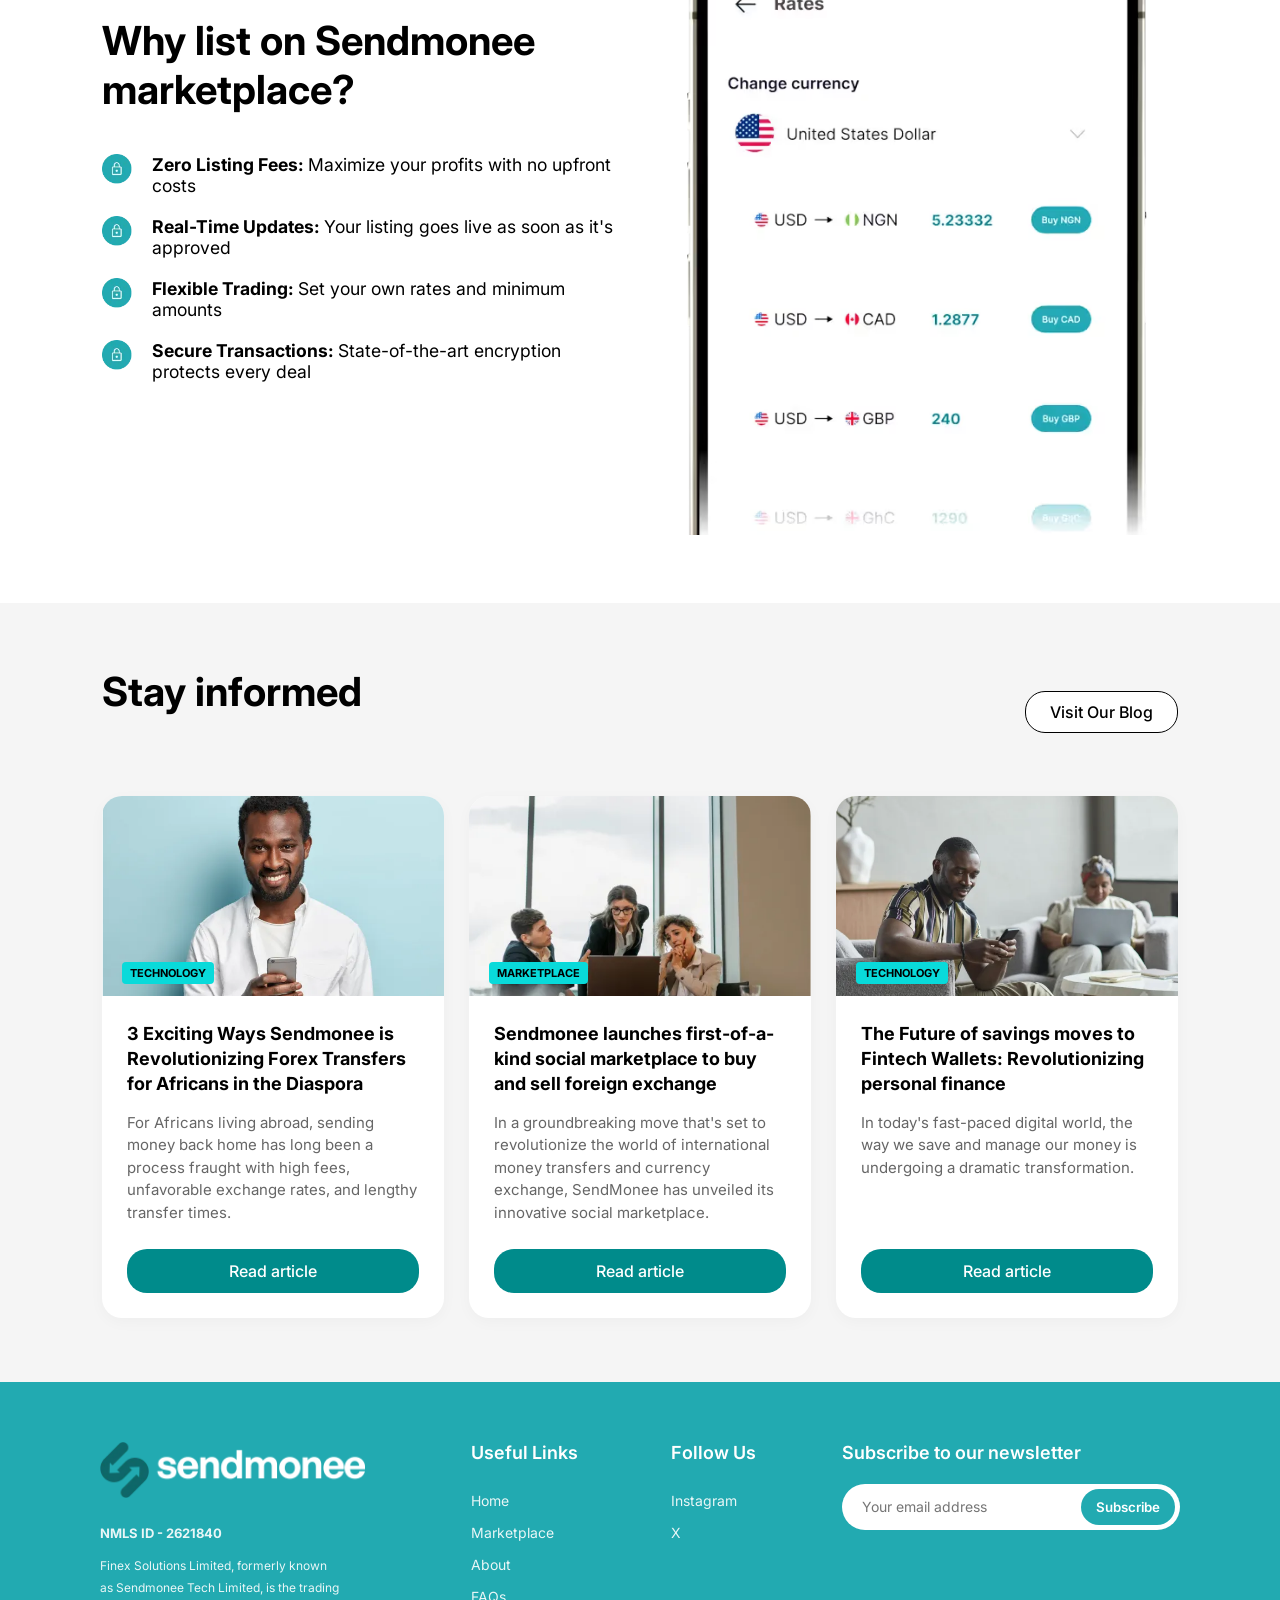
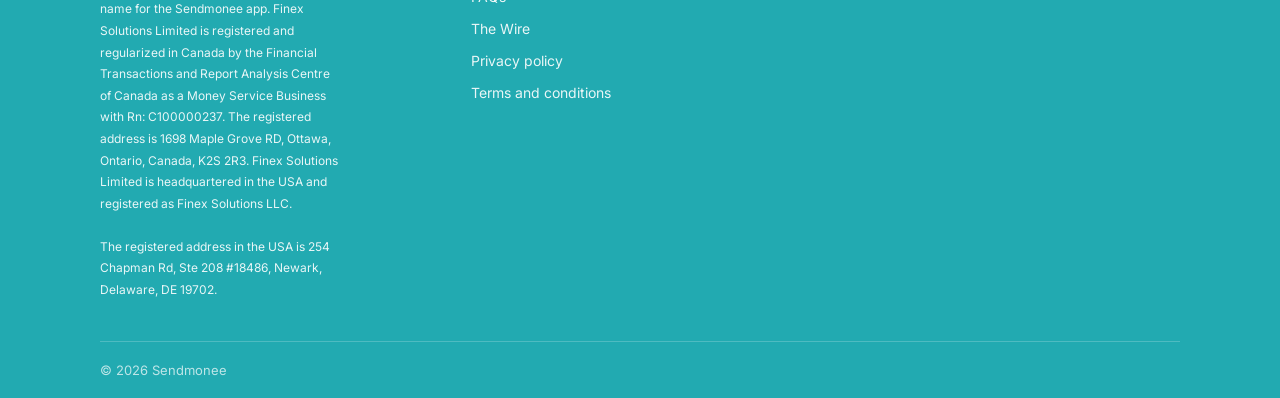
<file: marketplace.html>
<!DOCTYPE html>
<html lang="en">
<head>
    <meta charset="UTF-8">
    <meta name="viewport" content="width=device-width, initial-scale=1.0">
    <link rel="stylesheet" href="style.css">
    <link rel="stylesheet" href="mobile.css">
    <link rel="stylesheet" href="marketplace.css">
    <link rel="preconnect" href="https://fonts.googleapis.com">
    <link rel="preconnect" href="https://fonts.gstatic.com" crossorigin>
    <link href="https://fonts.googleapis.com/css2?family=DM+Mono:ital,wght@0,300;0,400;0,500;1,300;1,400;1,500&family=Syne:wght@400..800&display=swap" rel="stylesheet">    
    <title>Marketplace</title>
</head>
<body>
    <nav>
        <img src="images/Sendmonee Logo.webp" alt="Sendmonee Logo">
        <input type="checkbox" id="menu-toggle">
        <label for="menu-toggle" class="menu-icon">&#9776;</label>
        <div class="nav-right">
            <a href="index.html">Home</a>
            <a href="marketplace.html" class="nav-active">Marketplace</a>
            <a href="about.html">About</a>
            <a href="faq.html">FAQs</a>
            <a href="wire.html">The Wire</a>
        </div>
    </nav>

    <section class="hero">
        <div class="hero-left">
            <h1>Sendmonee <br>Marketplace</h1>
            <p>Discover the peer-to-peer advantage of using Sendmonee to send and receive foreign exchange.</p>
            <div class="app-download-links">
                <a href=""><img src="images/apple_Store.avif" alt="Download on Apple Store"></a>
                <a href=""><img src="images/Google Play.avif" alt="Download on Google Play"></a>
            </div>
        </div>

        <div class="hero-right">
            <span>LIVE MARKETPLACE</span>
            <h1>Available <br>Listings</h1>
            <p>Real-time exchange offers from verified sellers</p>
            <div>
                <label for="send">Send</label>

                <select name="send" id="">
                    <option value="">All</option>z
                    <option value="">GBP</option>
                    <option value="">CAD</option>
                    <option value="">EUR</option>
                    <option value="">NGN</option>
                    <option value="">USD</option>
                </select>
                <label for="recieve">Recieve</label>
                <select name="recieve" id="">
                    <option value="">All</option>
                    <option value="">GBP</option>
                    <option value="">CAD</option>
                    <option value="">EUR</option>
                    <option value="">NGN</option>
                    <option value="">USD</option>
                </select>

            </div>

            <p><span>24 listings</span> Updated 10:50:28</p> <button>↻  Refresh</button>

            <table>
                <tr>
                    <th>SENDMONEE RATE</th>
                    <th>MARKET RATE</th>
                    <th>BUYER RECIEVE</th>
                    <th>SELLER PRICE</th>
                    <th>STATUS</th>
                </tr>

                <tr>
                    <td class="naira">₦1,920.00</td>
                    <td>₦1,960.00</td>
                    <td>GB<span>GBP</span></td>
                    <td>NG<span>NGN</span></td>
                    <td><div>Listed</div></td>
                </tr>
                <tr>
                    <td class="naira">₦1,920.00</td>
                    <td>₦1,960.00</td>
                    <td>GB<span>GBP</span></td>
                    <td>NG<span>NGN</span></td>
                    <td><div>Listed</div></td>
                </tr>
                <tr>
                    <td class="naira">₦1,920.00</td>
                    <td>₦1,960.00</td>
                    <td>GB<span>GBP</span></td>
                    <td>NG<span>NGN</span></td>
                    <td><div>Listed</div></td>
                </tr>
                <tr>
                    <td class="naira">₦1,920.00</td>
                    <td>₦1,960.00</td>
                    <td>GB<span>GBP</span></td>
                    <td>NG<span>NGN</span></td>
                    <td><div>Listed</div></td>
                </tr>
                <tr>
                    <td class="naira">₦1,920.00</td>
                    <td>₦1,960.00</td>
                    <td>GB<span>GBP</span></td>
                    <td>NG<span>NGN</span></td>
                    <td><div>Listed</div></td>
                </tr>
                <tr>
                    <td class="naira">₦1,920.00</td>
                    <td>₦1,960.00</td>
                    <td>GB<span>GBP</span></td>
                    <td>NG<span>NGN</span></td>
                    <td><div>Listed</div></td>
                </tr>
                <tr>
                    <td class="naira">₦1,920.00</td>
                    <td>₦1,960.00</td>
                    <td>GB<span>GBP</span></td>
                    <td>NG<span>NGN</span></td>
                    <td><div>Listed</div></td>
                </tr>
                <tr>
                    <td class="naira">₦1,920.00</td>
                    <td>₦1,960.00</td>
                    <td>GB<span>GBP</span></td>
                    <td>NG<span>NGN</span></td>
                    <td><div>Listed</div></td>
                </tr>
                <tr>
                    <td class="naira">₦1,920.00</td>
                    <td>₦1,960.00</td>
                    <td>GB<span>GBP</span></td>
                    <td>NG<span>NGN</span></td>
                    <td><div>Listed</div></td>
                </tr>
                <tr>
                    <td class="naira">₦1,920.00</td>
                    <td>₦1,960.00</td>
                    <td>GB<span>GBP</span></td>
                    <td>NG<span>NGN</span></td>
                    <td><div>Listed</div></td>
                </tr>

            </table>
        </div>
    </section>

    <section class="discover mobile-flex">
        <h2>Discover a brand new world of social Forex payments</h2>
        <div>
            <p>Transform your international money transfers by buying & selling foreign currency with rates determined by the Sendmonee community. Our platform enables users to tailor exchange rates for buying and selling forex within a defined rate cap set within the platform.</p> <p>This unique feature gives users control over their cross-border transactions, saying goodbye to traditional limitations and hello to a new era of seamless global financial management defined by users and not financial institutions.</p>

        </div>
    </section>

    <section class="explain">
        <h2>What’s in it for you?</h2>
        <div class="mobile-flex">
            <div class="how-cardi">
                <img src="images/Explore Exchange Rate.webp" alt="">
                <span>Better rates, more savings</span>
                <p>Maximize your earnings potential with real-time rate updates. Sendmonee's 'Rates' feature offers users up-to-the-second exchange rates that maximize every opportunity for the best exchange rate in the market that benefits both buyers and sellers on our platform.</p>
            </div>
            <div class="how-cardi">
                <img src="images/Multiple currency  options.webp" alt="">
                <span>Multiple currency options</span>
                <p>Whether buying or selling, discover the best currency pair for your transactions by unlocking competitive rates. Marketplace provides unlimited options for every transaction, ensuring you get the best value every time.</p>
            </div>
            <div class="how-cardi">
                <img src="images/Informed decision  making.webp" alt="">
                <span>Informed decision making</span>
                <p>With live rates and a user-friendly interface, you can analyze market trends and execute trades quickly. Our platform is designed to help you capitalize on favourable rates when they appear.</p>
            </div>
            <div class="how-cardi">
                <img src="images/Seamless Forex Trading  Experience.webp" alt="">
                <span>Seamless international money transfer experience</span>
                <p>Buy and sell foreign currencies with ease in Sendmonee's dynamic marketplace. Our intuitive design makes navigating the complex world of foreign exchange simple and accessible for everyone.</p>
            </div>
            <div class="how-cardi">
                <img src="images/Guaranteed Security and  Regulatory Compliance.webp" alt="">
                <span>Guaranteed security and regulatory compliance</span>
                <p>While you can set your rates, our system operates within regulatory standards, ensuring your transactions are always secure and compliant.</p>
            </div>
            <div class="how-cardi">
                <img src="images/Review Transaction History.webp" alt="">
                <span>Transparent transactions</span>
                <p>Our user-driven rate system ensures complete transparency. You know exactly what you're paying and receiving, with no surprises or hidden costs.</p>
            </div>
        </div>
    </section>

    <section class="ejo">
        <div >
            <h2>Transfer globally with these <br>innovative features</h2>
            <div class="ejo-container">
                <img src="images/Phone Screen - 2.webp" alt="Sendmonee app account dashboard">
                <div class="ejo-content">
                    <div>
                        <span class="tab-active">As a buyer</span>
                        <span>As a seller</span>
                    </div>
                    <h4>Buy multiple currencies easily</h4>
                    <ol>
                        <li>Browse: Check out Sendmonee Marketplace for real-time rates and available amounts from multiple sellers.</li>
                        <li>Select: Choose your preferred seller and review their competitive rates and conditions.</li>
                        <li>Buy: Enter your desired amount and complete your purchase with full transparency on rates and fees.</li>
                    </ol>
                    <h4>Flexible options for receiving funds</h4>
                    <ul>
                        <li>Instant wallet transfers using your unique Sendmonee Tag</li>
                        <li>Direct deposits to your nominated bank account</li>
                        <li>Custom destinations to suit your specific needs</li>
                    </ul>
                    <h4>Join our community</h4>
                    <p>Download our app now and transform your forex experience – Sendmonee, where peer-to-peer power meets unbeatable rates!</p>
                    <div class="app-download-links">
                    <a href=""><img src="images/apple_Store.avif" alt="Download on App Store"></a>
                    <a href=""><img src="images/Google Play.avif" alt="Download on Google Play"></a>
                </div>
                </div>
            </div>
        </div>
    </section>

    <sectio class="why">
        <div>
            <h2>Why list on Sendmonee marketplace?</h2>
            <div>
                <div>
                    <img src="images/Guaranteed Security and  Regulatory Compliance.webp" alt="">
                    <p><span>Zero Listing Fees: </span>Maximize your profits with no upfront costs</p>
                </div>
                <div>
                    <img src="images/Guaranteed Security and  Regulatory Compliance.webp" alt="">
                    <p><span>Real-Time Updates: </span>Your listing goes live as soon as it's approved</p>
                </div>
                <div>
                    <img src="images/Guaranteed Security and  Regulatory Compliance.webp" alt="">

                    <p><span>Flexible Trading: </span>Set your own rates and minimum amounts</p>
                </div>
                <div>
                    <img src="images/Guaranteed Security and  Regulatory Compliance.webp" alt="">

                    <p><span>Secure Transactions: </span>State-of-the-art encryption protects every deal</p>
                </div>
            </div>
        </div>
        <div><img src="images/Why list on SendMonee - Image.avif" alt=""></div>
    </sectio>


    <section class="info">
        <div class="info-header">
            <h2>Stay informed</h2>
            <a href="" class="blog-btn">Visit Our Blog</a>
        </div>
        <div class="container">
            <article class="blog-card">
                <div class="card-thumb">
                    <img src="images/Exciting Ways SendMonee is Revolutionizing Forex.webp" alt="">
                    <span>TECHNOLOGY</span>
                </div>
                <div class="card-body">
                    <h3>3 Exciting Ways Sendmonee is Revolutionizing Forex Transfers for Africans in the Diaspora</h3>
                    <p>For Africans living abroad, sending money back home has long been a process fraught with high fees, unfavorable exchange rates, and lengthy transfer times.</p>
                    <a href="" class="read-btn">Read article</a>
                </div>
            </article>
            <article class="blog-card">
                <div class="card-thumb">
                    <img src="images/Sendmonee Launches First-of-A-Kind Social Marketplace.webp" alt="">
                    <span>MARKETPLACE</span>
                </div>
                <div class="card-body">
                    <h3>Sendmonee launches first-of-a-kind social marketplace to buy and sell foreign exchange</h3>
                    <p>In a groundbreaking move that's set to revolutionize the world of international money transfers and currency exchange, SendMonee has unveiled its innovative social marketplace.</p>
                    <a href="" class="read-btn">Read article</a>
                </div>
            </article>
            <article class="blog-card">
                <div class="card-thumb">
                    <img src="images/The Future of Savings Moves to Fintech Wallets.webp" alt="">
                    <span>TECHNOLOGY</span>
                </div>
                <div class="card-body">
                    <h3>The Future of savings moves to Fintech Wallets: Revolutionizing personal finance</h3>
                    <p>In today's fast-paced digital world, the way we save and manage our money is undergoing a dramatic transformation.</p>
                    <a href="" class="read-btn">Read article</a>
                </div>
            </article>
        </div>
    </section>

    <footer>
        <div class="fo-top">
            <div class="footer-brand">
                <img src="images/Sendmonee Logo.webp" alt="">
                <p><strong>NMLS ID - 2621840</strong>Finex Solutions Limited, formerly known as Sendmonee Tech Limited, is the trading name for the Sendmonee app. Finex Solutions Limited is registered and regularized in Canada by the Financial Transactions and Report Analysis Centre of Canada as a Money Service Business with Rn: C100000237. The registered address is 1698 Maple Grove RD, Ottawa, Ontario, Canada, K2S 2R3. Finex Solutions Limited is headquartered in the USA and registered as Finex Solutions LLC. <br><br>The registered address in the USA is 254 Chapman Rd, Ste 208 #18486, Newark, Delaware, DE 19702.</p>
            </div>
            <div class="link-hold">
                <div>
                    <h3>Useful Links</h3>
                    <ul>
                        <li><a href="index.html">Home</a></li>
                        <li><a href="marketplace.html">Marketplace</a></li>
                        <li><a href="about.html">About</a></li>
                        <li><a href="faq.html">FAQs</a></li>
                        <li><a href="wire.html">The Wire</a></li>
                        <li><a href="policy.html">Privacy policy</a></li>
                        <li><a href="terms.html">Terms and conditions</a></li>
                    </ul>
                </div>
                <div>
                    <h3>Follow Us</h3>
                    <ul>
                        <li><a href="">Instagram</a></li>
                        <li><a href="">X</a></li>
                    </ul> 
                </div>
            </div>
            <div class="footer-newsletter">
                <h3>Subscribe to our newsletter</h3>
                <div class="sub-news">
                    <input type="email" placeholder="Your email address">
                    <button type="submit">Subscribe</button>
                </div>
            </div>
        </div>
        <hr>
        <p class="copyright">© 2026 Sendmonee</p>
    </footer>
</body>
</html>
</file>
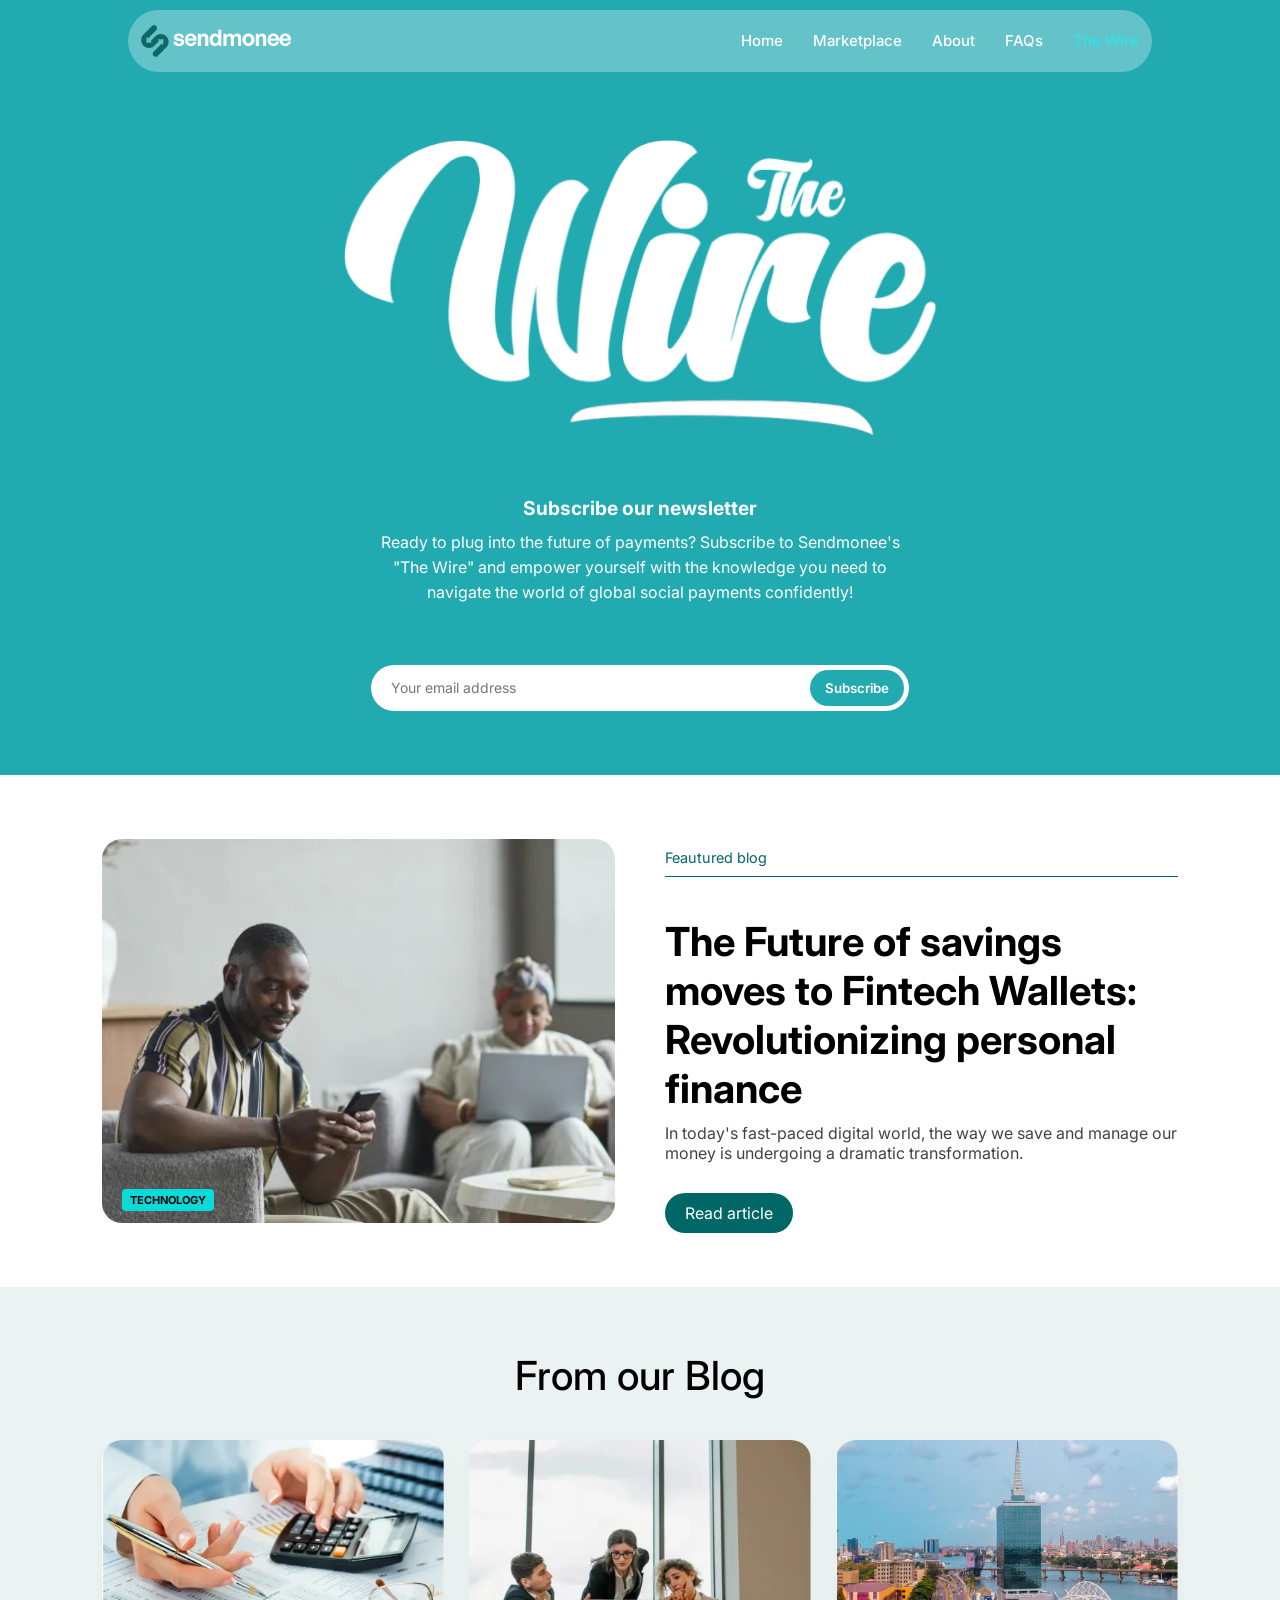
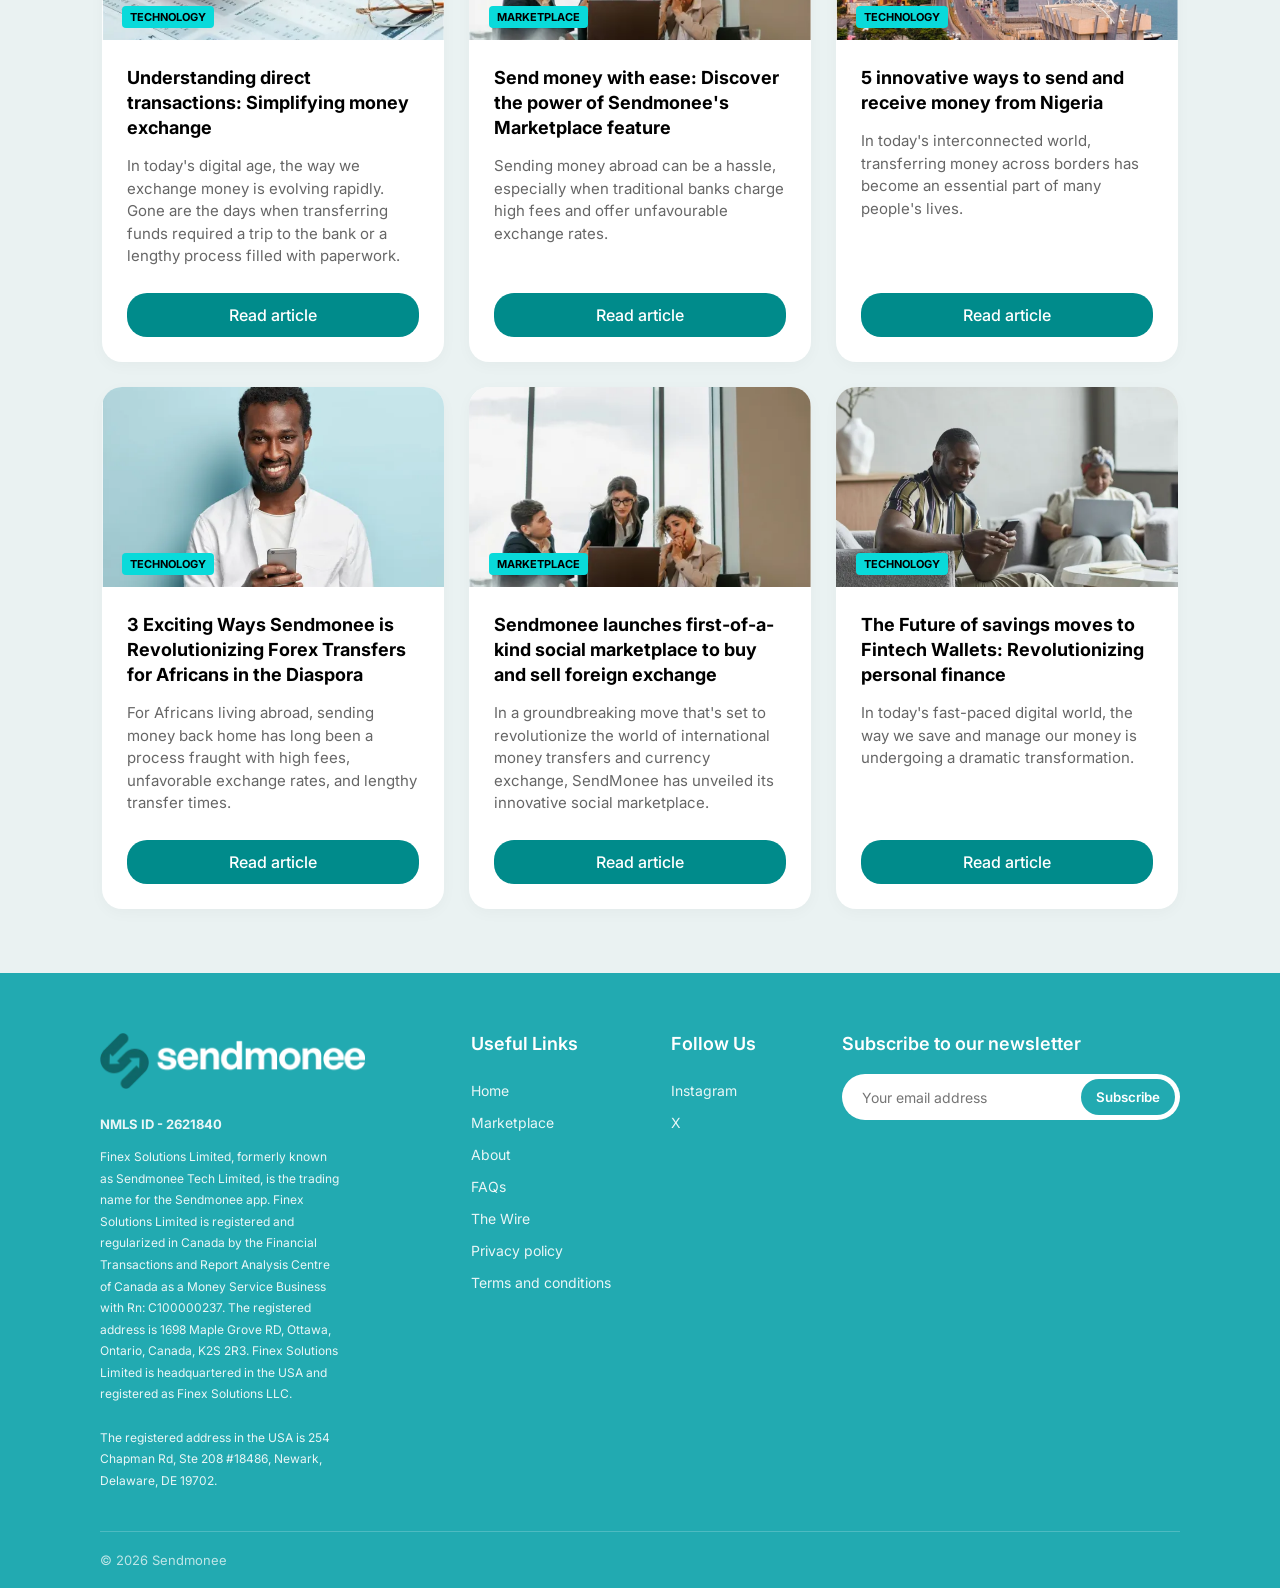
<file: wire.html>
<!DOCTYPE html>
<html lang="en">
<head>
    <meta charset="UTF-8">
    <meta name="viewport" content="width=device-width, initial-scale=1.0">
    <link rel="stylesheet" href="style.css">
    <link rel="stylesheet" href="wire.css">
    <link rel="stylesheet" href="mobile.css">
    <link rel="preconnect" href="https://fonts.googleapis.com">
    <link rel="preconnect" href="https://fonts.gstatic.com" crossorigin>
    <link href="https://fonts.googleapis.com/css2?family=DM+Mono:ital,wght@0,300;0,400;0,500;1,300;1,400;1,500&family=Syne:wght@400..800&display=swap" rel="stylesheet">    
    <title>The Wire</title>
</head>
<body>
    <nav>
        <img src="images/Sendmonee Logo.webp" alt="Sendmonee Logo">
        <input type="checkbox" id="menu-toggle">
        <label for="menu-toggle" class="menu-icon">&#9776;</label>
        <div class="nav-right">
            <a href="index.html">Home</a>
            <a href="marketplace.html">Marketplace</a>
            <a href="about.html">About</a>
            <a href="faq.html">FAQs</a>
            <a href="wire.html" class="nav-active">The Wire</a>
        </div>
    </nav>

    <section class="hero">
        <img src="images/The Wire.avif" draggable="false" alt="">
        <div>
            <h5>Subscribe our newsletter</h5>
            <p>Ready to plug into the future of payments? Subscribe to Sendmonee's <br> "The Wire" and empower yourself with the knowledge you need to <br>navigate the world of global social payments confidently!</p>
        </div>
        <div class="sub-news">
                    <input type="email" placeholder="Your email address">
                    <button type="submit">Subscribe</button>
        </div>
    </section>

    <section class="fea-blog mobile-flex">
        <div>
            <p class="fea-title">Feautured blog</p>
            <h2>The Future of savings <br>moves to Fintech Wallets: <br>Revolutionizing personal <br>finance</h2>
            <p>In today's fast-paced digital world, the way we save and manage our money is undergoing a dramatic transformation.</p>
            <a href="http://">Read article</a>
        </div>
        <div><img src="images/The Future of Savings Moves to Fintech Wallets.webp" alt="" ><span class="span">TECHNOLOGY</span></div>
    </section>

    <section class="info">
        <div class="info-header">
            <h2>From our Blog</h2>
        </div>
        <div class="container">
            <article class="blog-card">
                <div class="card-thumb">
                    <img src="images/Understanding direct transactions.webp" alt="">
                    <span>TECHNOLOGY</span>
                </div>
                <div class="card-body">
                    <h3>Understanding direct transactions: Simplifying money exchange</h3>
                    <p>In today's digital age, the way we exchange money is evolving rapidly. Gone are the days when transferring funds required a trip to the bank or a lengthy process filled with paperwork.</p>
                    <a href="" class="read-btn">Read article</a>
                </div>
            </article>
            <article class="blog-card">
                <div class="card-thumb">
                    <img src="images/Sendmonee Launches First-of-A-Kind Social Marketplace.webp" alt="">
                    <span>MARKETPLACE</span>
                </div>
                <div class="card-body">
                    <h3>Send money with ease: Discover the power of Sendmonee's Marketplace feature</h3>
                    <p>Sending money abroad can be a hassle, especially when traditional banks charge high fees and offer unfavourable exchange rates.</p>
                    <a href="" class="read-btn">Read article</a>
                </div>
            </article>
            <article class="blog-card">
                <div class="card-thumb">
                    <img src="images/5 innovative ways to send and receive money from Nigeria.png" alt="">
                    <span>TECHNOLOGY</span>
                </div>
                <div class="card-body">
                    <h3>5 innovative ways to send and receive money from Nigeria</h3>
                    <p>In today's interconnected world, transferring money across borders has become an essential part of many people's lives.</p>
                    <a href="" class="read-btn">Read article</a>
                </div>
            </article>
            <article class="blog-card">
                <div class="card-thumb">
                    <img src="images/Exciting Ways SendMonee is Revolutionizing Forex.webp" alt="">
                    <span>TECHNOLOGY</span>
                </div>
                <div class="card-body">
                    <h3>3 Exciting Ways Sendmonee is Revolutionizing Forex Transfers for Africans in the Diaspora</h3>
                    <p>For Africans living abroad, sending money back home has long been a process fraught with high fees, unfavorable exchange rates, and lengthy transfer times.</p>
                    <a href="" class="read-btn">Read article</a>
                </div>
            </article>
            <article class="blog-card">
                <div class="card-thumb">
                    <img src="images/Sendmonee Launches First-of-A-Kind Social Marketplace.webp" alt="">
                    <span>MARKETPLACE</span>
                </div>
                <div class="card-body">
                    <h3>Sendmonee launches first-of-a-kind social marketplace to buy and sell foreign exchange</h3>
                    <p>In a groundbreaking move that's set to revolutionize the world of international money transfers and currency exchange, SendMonee has unveiled its innovative social marketplace.</p>
                    <a href="" class="read-btn">Read article</a>
                </div>
            </article>
            <article class="blog-card">
                <div class="card-thumb">
                    <img src="images/The Future of Savings Moves to Fintech Wallets.webp" alt="">
                    <span>TECHNOLOGY</span>
                </div>
                <div class="card-body">
                    <h3>The Future of savings moves to Fintech Wallets: Revolutionizing personal finance</h3>
                    <p>In today's fast-paced digital world, the way we save and manage our money is undergoing a dramatic transformation.</p>
                    <a href="" class="read-btn">Read article</a>
                </div>
            </article>
        </div>
    </section>

    <footer>
        <div class="fo-top">
            <div class="footer-brand">
                <img src="images/Sendmonee Logo.webp" alt="">
                <p><strong>NMLS ID - 2621840</strong>Finex Solutions Limited, formerly known as Sendmonee Tech Limited, is the trading name for the Sendmonee app. Finex Solutions Limited is registered and regularized in Canada by the Financial Transactions and Report Analysis Centre of Canada as a Money Service Business with Rn: C100000237. The registered address is 1698 Maple Grove RD, Ottawa, Ontario, Canada, K2S 2R3. Finex Solutions Limited is headquartered in the USA and registered as Finex Solutions LLC. <br><br>The registered address in the USA is 254 Chapman Rd, Ste 208 #18486, Newark, Delaware, DE 19702.</p>
            </div>
            <div class="link-hold">
                <div>
                    <h3>Useful Links</h3>
                    <ul>
                        <li><a href="index.html">Home</a></li>
                        <li><a href="marketplace.html">Marketplace</a></li>
                        <li><a href="about.html">About</a></li>
                        <li><a href="faq.html">FAQs</a></li>
                        <li><a href="wire.html">The Wire</a></li>
                        <li><a href="policy.html">Privacy policy</a></li>
                        <li><a href="terms.html">Terms and conditions</a></li>
                    </ul>
                </div>
                <div>
                    <h3>Follow Us</h3>
                    <ul>
                        <li><a href="">Instagram</a></li>
                        <li><a href="">X</a></li>
                    </ul> 
                </div>
            </div>
            <div class="footer-newsletter">
                <h3>Subscribe to our newsletter</h3>
                <div class="sub-news">
                    <input type="email" placeholder="Your email address">
                    <button type="submit">Subscribe</button>
                </div>
            </div>
        </div>
        <hr>
        <p class="copyright">© 2026 Sendmonee</p>
    </footer>
</body>
</html>
</file>
<file: flag-icons-main/css/flag-icons.css>
.fib, .fi {
  background-size: contain;
  background-position: 50%;
  background-repeat: no-repeat;
}

.fi {
  position: relative;
  display: inline-block;
  width: 1.333333em;
  line-height: 1em;
}
.fi:before {
  content: " ";
}
.fi.fis {
  width: 1em;
}

.fi-xx {
  background-image: url(../flags/4x3/xx.svg);
}
.fi-xx.fis {
  background-image: url(../flags/1x1/xx.svg);
}

.fi-ad {
  background-image: url(../flags/4x3/ad.svg);
}
.fi-ad.fis {
  background-image: url(../flags/1x1/ad.svg);
}

.fi-ae {
  background-image: url(../flags/4x3/ae.svg);
}
.fi-ae.fis {
  background-image: url(../flags/1x1/ae.svg);
}

.fi-af {
  background-image: url(../flags/4x3/af.svg);
}
.fi-af.fis {
  background-image: url(../flags/1x1/af.svg);
}

.fi-ag {
  background-image: url(../flags/4x3/ag.svg);
}
.fi-ag.fis {
  background-image: url(../flags/1x1/ag.svg);
}

.fi-ai {
  background-image: url(../flags/4x3/ai.svg);
}
.fi-ai.fis {
  background-image: url(../flags/1x1/ai.svg);
}

.fi-al {
  background-image: url(../flags/4x3/al.svg);
}
.fi-al.fis {
  background-image: url(../flags/1x1/al.svg);
}

.fi-am {
  background-image: url(../flags/4x3/am.svg);
}
.fi-am.fis {
  background-image: url(../flags/1x1/am.svg);
}

.fi-ao {
  background-image: url(../flags/4x3/ao.svg);
}
.fi-ao.fis {
  background-image: url(../flags/1x1/ao.svg);
}

.fi-aq {
  background-image: url(../flags/4x3/aq.svg);
}
.fi-aq.fis {
  background-image: url(../flags/1x1/aq.svg);
}

.fi-ar {
  background-image: url(../flags/4x3/ar.svg);
}
.fi-ar.fis {
  background-image: url(../flags/1x1/ar.svg);
}

.fi-as {
  background-image: url(../flags/4x3/as.svg);
}
.fi-as.fis {
  background-image: url(../flags/1x1/as.svg);
}

.fi-at {
  background-image: url(../flags/4x3/at.svg);
}
.fi-at.fis {
  background-image: url(../flags/1x1/at.svg);
}

.fi-au {
  background-image: url(../flags/4x3/au.svg);
}
.fi-au.fis {
  background-image: url(../flags/1x1/au.svg);
}

.fi-aw {
  background-image: url(../flags/4x3/aw.svg);
}
.fi-aw.fis {
  background-image: url(../flags/1x1/aw.svg);
}

.fi-ax {
  background-image: url(../flags/4x3/ax.svg);
}
.fi-ax.fis {
  background-image: url(../flags/1x1/ax.svg);
}

.fi-az {
  background-image: url(../flags/4x3/az.svg);
}
.fi-az.fis {
  background-image: url(../flags/1x1/az.svg);
}

.fi-ba {
  background-image: url(../flags/4x3/ba.svg);
}
.fi-ba.fis {
  background-image: url(../flags/1x1/ba.svg);
}

.fi-bb {
  background-image: url(../flags/4x3/bb.svg);
}
.fi-bb.fis {
  background-image: url(../flags/1x1/bb.svg);
}

.fi-bd {
  background-image: url(../flags/4x3/bd.svg);
}
.fi-bd.fis {
  background-image: url(../flags/1x1/bd.svg);
}

.fi-be {
  background-image: url(../flags/4x3/be.svg);
}
.fi-be.fis {
  background-image: url(../flags/1x1/be.svg);
}

.fi-bf {
  background-image: url(../flags/4x3/bf.svg);
}
.fi-bf.fis {
  background-image: url(../flags/1x1/bf.svg);
}

.fi-bg {
  background-image: url(../flags/4x3/bg.svg);
}
.fi-bg.fis {
  background-image: url(../flags/1x1/bg.svg);
}

.fi-bh {
  background-image: url(../flags/4x3/bh.svg);
}
.fi-bh.fis {
  background-image: url(../flags/1x1/bh.svg);
}

.fi-bi {
  background-image: url(../flags/4x3/bi.svg);
}
.fi-bi.fis {
  background-image: url(../flags/1x1/bi.svg);
}

.fi-bj {
  background-image: url(../flags/4x3/bj.svg);
}
.fi-bj.fis {
  background-image: url(../flags/1x1/bj.svg);
}

.fi-bl {
  background-image: url(../flags/4x3/bl.svg);
}
.fi-bl.fis {
  background-image: url(../flags/1x1/bl.svg);
}

.fi-bm {
  background-image: url(../flags/4x3/bm.svg);
}
.fi-bm.fis {
  background-image: url(../flags/1x1/bm.svg);
}

.fi-bn {
  background-image: url(../flags/4x3/bn.svg);
}
.fi-bn.fis {
  background-image: url(../flags/1x1/bn.svg);
}

.fi-bo {
  background-image: url(../flags/4x3/bo.svg);
}
.fi-bo.fis {
  background-image: url(../flags/1x1/bo.svg);
}

.fi-bq {
  background-image: url(../flags/4x3/bq.svg);
}
.fi-bq.fis {
  background-image: url(../flags/1x1/bq.svg);
}

.fi-br {
  background-image: url(../flags/4x3/br.svg);
}
.fi-br.fis {
  background-image: url(../flags/1x1/br.svg);
}

.fi-bs {
  background-image: url(../flags/4x3/bs.svg);
}
.fi-bs.fis {
  background-image: url(../flags/1x1/bs.svg);
}

.fi-bt {
  background-image: url(../flags/4x3/bt.svg);
}
.fi-bt.fis {
  background-image: url(../flags/1x1/bt.svg);
}

.fi-bv {
  background-image: url(../flags/4x3/bv.svg);
}
.fi-bv.fis {
  background-image: url(../flags/1x1/bv.svg);
}

.fi-bw {
  background-image: url(../flags/4x3/bw.svg);
}
.fi-bw.fis {
  background-image: url(../flags/1x1/bw.svg);
}

.fi-by {
  background-image: url(../flags/4x3/by.svg);
}
.fi-by.fis {
  background-image: url(../flags/1x1/by.svg);
}

.fi-bz {
  background-image: url(../flags/4x3/bz.svg);
}
.fi-bz.fis {
  background-image: url(../flags/1x1/bz.svg);
}

.fi-ca {
  background-image: url(../flags/4x3/ca.svg);
}
.fi-ca.fis {
  background-image: url(../flags/1x1/ca.svg);
}

.fi-cc {
  background-image: url(../flags/4x3/cc.svg);
}
.fi-cc.fis {
  background-image: url(../flags/1x1/cc.svg);
}

.fi-cd {
  background-image: url(../flags/4x3/cd.svg);
}
.fi-cd.fis {
  background-image: url(../flags/1x1/cd.svg);
}

.fi-cf {
  background-image: url(../flags/4x3/cf.svg);
}
.fi-cf.fis {
  background-image: url(../flags/1x1/cf.svg);
}

.fi-cg {
  background-image: url(../flags/4x3/cg.svg);
}
.fi-cg.fis {
  background-image: url(../flags/1x1/cg.svg);
}

.fi-ch {
  background-image: url(../flags/4x3/ch.svg);
}
.fi-ch.fis {
  background-image: url(../flags/1x1/ch.svg);
}

.fi-ci {
  background-image: url(../flags/4x3/ci.svg);
}
.fi-ci.fis {
  background-image: url(../flags/1x1/ci.svg);
}

.fi-ck {
  background-image: url(../flags/4x3/ck.svg);
}
.fi-ck.fis {
  background-image: url(../flags/1x1/ck.svg);
}

.fi-cl {
  background-image: url(../flags/4x3/cl.svg);
}
.fi-cl.fis {
  background-image: url(../flags/1x1/cl.svg);
}

.fi-cm {
  background-image: url(../flags/4x3/cm.svg);
}
.fi-cm.fis {
  background-image: url(../flags/1x1/cm.svg);
}

.fi-cn {
  background-image: url(../flags/4x3/cn.svg);
}
.fi-cn.fis {
  background-image: url(../flags/1x1/cn.svg);
}

.fi-co {
  background-image: url(../flags/4x3/co.svg);
}
.fi-co.fis {
  background-image: url(../flags/1x1/co.svg);
}

.fi-cr {
  background-image: url(../flags/4x3/cr.svg);
}
.fi-cr.fis {
  background-image: url(../flags/1x1/cr.svg);
}

.fi-cu {
  background-image: url(../flags/4x3/cu.svg);
}
.fi-cu.fis {
  background-image: url(../flags/1x1/cu.svg);
}

.fi-cv {
  background-image: url(../flags/4x3/cv.svg);
}
.fi-cv.fis {
  background-image: url(../flags/1x1/cv.svg);
}

.fi-cw {
  background-image: url(../flags/4x3/cw.svg);
}
.fi-cw.fis {
  background-image: url(../flags/1x1/cw.svg);
}

.fi-cx {
  background-image: url(../flags/4x3/cx.svg);
}
.fi-cx.fis {
  background-image: url(../flags/1x1/cx.svg);
}

.fi-cy {
  background-image: url(../flags/4x3/cy.svg);
}
.fi-cy.fis {
  background-image: url(../flags/1x1/cy.svg);
}

.fi-cz {
  background-image: url(../flags/4x3/cz.svg);
}
.fi-cz.fis {
  background-image: url(../flags/1x1/cz.svg);
}

.fi-de {
  background-image: url(../flags/4x3/de.svg);
}
.fi-de.fis {
  background-image: url(../flags/1x1/de.svg);
}

.fi-dj {
  background-image: url(../flags/4x3/dj.svg);
}
.fi-dj.fis {
  background-image: url(../flags/1x1/dj.svg);
}

.fi-dk {
  background-image: url(../flags/4x3/dk.svg);
}
.fi-dk.fis {
  background-image: url(../flags/1x1/dk.svg);
}

.fi-dm {
  background-image: url(../flags/4x3/dm.svg);
}
.fi-dm.fis {
  background-image: url(../flags/1x1/dm.svg);
}

.fi-do {
  background-image: url(../flags/4x3/do.svg);
}
.fi-do.fis {
  background-image: url(../flags/1x1/do.svg);
}

.fi-dz {
  background-image: url(../flags/4x3/dz.svg);
}
.fi-dz.fis {
  background-image: url(../flags/1x1/dz.svg);
}

.fi-ec {
  background-image: url(../flags/4x3/ec.svg);
}
.fi-ec.fis {
  background-image: url(../flags/1x1/ec.svg);
}

.fi-ee {
  background-image: url(../flags/4x3/ee.svg);
}
.fi-ee.fis {
  background-image: url(../flags/1x1/ee.svg);
}

.fi-eg {
  background-image: url(../flags/4x3/eg.svg);
}
.fi-eg.fis {
  background-image: url(../flags/1x1/eg.svg);
}

.fi-eh {
  background-image: url(../flags/4x3/eh.svg);
}
.fi-eh.fis {
  background-image: url(../flags/1x1/eh.svg);
}

.fi-er {
  background-image: url(../flags/4x3/er.svg);
}
.fi-er.fis {
  background-image: url(../flags/1x1/er.svg);
}

.fi-es {
  background-image: url(../flags/4x3/es.svg);
}
.fi-es.fis {
  background-image: url(../flags/1x1/es.svg);
}

.fi-et {
  background-image: url(../flags/4x3/et.svg);
}
.fi-et.fis {
  background-image: url(../flags/1x1/et.svg);
}

.fi-fi {
  background-image: url(../flags/4x3/fi.svg);
}
.fi-fi.fis {
  background-image: url(../flags/1x1/fi.svg);
}

.fi-fj {
  background-image: url(../flags/4x3/fj.svg);
}
.fi-fj.fis {
  background-image: url(../flags/1x1/fj.svg);
}

.fi-fk {
  background-image: url(../flags/4x3/fk.svg);
}
.fi-fk.fis {
  background-image: url(../flags/1x1/fk.svg);
}

.fi-fm {
  background-image: url(../flags/4x3/fm.svg);
}
.fi-fm.fis {
  background-image: url(../flags/1x1/fm.svg);
}

.fi-fo {
  background-image: url(../flags/4x3/fo.svg);
}
.fi-fo.fis {
  background-image: url(../flags/1x1/fo.svg);
}

.fi-fr {
  background-image: url(../flags/4x3/fr.svg);
}
.fi-fr.fis {
  background-image: url(../flags/1x1/fr.svg);
}

.fi-ga {
  background-image: url(../flags/4x3/ga.svg);
}
.fi-ga.fis {
  background-image: url(../flags/1x1/ga.svg);
}

.fi-gb {
  background-image: url(../flags/4x3/gb.svg);
}
.fi-gb.fis {
  background-image: url(../flags/1x1/gb.svg);
}

.fi-gd {
  background-image: url(../flags/4x3/gd.svg);
}
.fi-gd.fis {
  background-image: url(../flags/1x1/gd.svg);
}

.fi-ge {
  background-image: url(../flags/4x3/ge.svg);
}
.fi-ge.fis {
  background-image: url(../flags/1x1/ge.svg);
}

.fi-gf {
  background-image: url(../flags/4x3/gf.svg);
}
.fi-gf.fis {
  background-image: url(../flags/1x1/gf.svg);
}

.fi-gg {
  background-image: url(../flags/4x3/gg.svg);
}
.fi-gg.fis {
  background-image: url(../flags/1x1/gg.svg);
}

.fi-gh {
  background-image: url(../flags/4x3/gh.svg);
}
.fi-gh.fis {
  background-image: url(../flags/1x1/gh.svg);
}

.fi-gi {
  background-image: url(../flags/4x3/gi.svg);
}
.fi-gi.fis {
  background-image: url(../flags/1x1/gi.svg);
}

.fi-gl {
  background-image: url(../flags/4x3/gl.svg);
}
.fi-gl.fis {
  background-image: url(../flags/1x1/gl.svg);
}

.fi-gm {
  background-image: url(../flags/4x3/gm.svg);
}
.fi-gm.fis {
  background-image: url(../flags/1x1/gm.svg);
}

.fi-gn {
  background-image: url(../flags/4x3/gn.svg);
}
.fi-gn.fis {
  background-image: url(../flags/1x1/gn.svg);
}

.fi-gp {
  background-image: url(../flags/4x3/gp.svg);
}
.fi-gp.fis {
  background-image: url(../flags/1x1/gp.svg);
}

.fi-gq {
  background-image: url(../flags/4x3/gq.svg);
}
.fi-gq.fis {
  background-image: url(../flags/1x1/gq.svg);
}

.fi-gr {
  background-image: url(../flags/4x3/gr.svg);
}
.fi-gr.fis {
  background-image: url(../flags/1x1/gr.svg);
}

.fi-gs {
  background-image: url(../flags/4x3/gs.svg);
}
.fi-gs.fis {
  background-image: url(../flags/1x1/gs.svg);
}

.fi-gt {
  background-image: url(../flags/4x3/gt.svg);
}
.fi-gt.fis {
  background-image: url(../flags/1x1/gt.svg);
}

.fi-gu {
  background-image: url(../flags/4x3/gu.svg);
}
.fi-gu.fis {
  background-image: url(../flags/1x1/gu.svg);
}

.fi-gw {
  background-image: url(../flags/4x3/gw.svg);
}
.fi-gw.fis {
  background-image: url(../flags/1x1/gw.svg);
}

.fi-gy {
  background-image: url(../flags/4x3/gy.svg);
}
.fi-gy.fis {
  background-image: url(../flags/1x1/gy.svg);
}

.fi-hk {
  background-image: url(../flags/4x3/hk.svg);
}
.fi-hk.fis {
  background-image: url(../flags/1x1/hk.svg);
}

.fi-hm {
  background-image: url(../flags/4x3/hm.svg);
}
.fi-hm.fis {
  background-image: url(../flags/1x1/hm.svg);
}

.fi-hn {
  background-image: url(../flags/4x3/hn.svg);
}
.fi-hn.fis {
  background-image: url(../flags/1x1/hn.svg);
}

.fi-hr {
  background-image: url(../flags/4x3/hr.svg);
}
.fi-hr.fis {
  background-image: url(../flags/1x1/hr.svg);
}

.fi-ht {
  background-image: url(../flags/4x3/ht.svg);
}
.fi-ht.fis {
  background-image: url(../flags/1x1/ht.svg);
}

.fi-hu {
  background-image: url(../flags/4x3/hu.svg);
}
.fi-hu.fis {
  background-image: url(../flags/1x1/hu.svg);
}

.fi-id {
  background-image: url(../flags/4x3/id.svg);
}
.fi-id.fis {
  background-image: url(../flags/1x1/id.svg);
}

.fi-ie {
  background-image: url(../flags/4x3/ie.svg);
}
.fi-ie.fis {
  background-image: url(../flags/1x1/ie.svg);
}

.fi-il {
  background-image: url(../flags/4x3/il.svg);
}
.fi-il.fis {
  background-image: url(../flags/1x1/il.svg);
}

.fi-im {
  background-image: url(../flags/4x3/im.svg);
}
.fi-im.fis {
  background-image: url(../flags/1x1/im.svg);
}

.fi-in {
  background-image: url(../flags/4x3/in.svg);
}
.fi-in.fis {
  background-image: url(../flags/1x1/in.svg);
}

.fi-io {
  background-image: url(../flags/4x3/io.svg);
}
.fi-io.fis {
  background-image: url(../flags/1x1/io.svg);
}

.fi-iq {
  background-image: url(../flags/4x3/iq.svg);
}
.fi-iq.fis {
  background-image: url(../flags/1x1/iq.svg);
}

.fi-ir {
  background-image: url(../flags/4x3/ir.svg);
}
.fi-ir.fis {
  background-image: url(../flags/1x1/ir.svg);
}

.fi-is {
  background-image: url(../flags/4x3/is.svg);
}
.fi-is.fis {
  background-image: url(../flags/1x1/is.svg);
}

.fi-it {
  background-image: url(../flags/4x3/it.svg);
}
.fi-it.fis {
  background-image: url(../flags/1x1/it.svg);
}

.fi-je {
  background-image: url(../flags/4x3/je.svg);
}
.fi-je.fis {
  background-image: url(../flags/1x1/je.svg);
}

.fi-jm {
  background-image: url(../flags/4x3/jm.svg);
}
.fi-jm.fis {
  background-image: url(../flags/1x1/jm.svg);
}

.fi-jo {
  background-image: url(../flags/4x3/jo.svg);
}
.fi-jo.fis {
  background-image: url(../flags/1x1/jo.svg);
}

.fi-jp {
  background-image: url(../flags/4x3/jp.svg);
}
.fi-jp.fis {
  background-image: url(../flags/1x1/jp.svg);
}

.fi-ke {
  background-image: url(../flags/4x3/ke.svg);
}
.fi-ke.fis {
  background-image: url(../flags/1x1/ke.svg);
}

.fi-kg {
  background-image: url(../flags/4x3/kg.svg);
}
.fi-kg.fis {
  background-image: url(../flags/1x1/kg.svg);
}

.fi-kh {
  background-image: url(../flags/4x3/kh.svg);
}
.fi-kh.fis {
  background-image: url(../flags/1x1/kh.svg);
}

.fi-ki {
  background-image: url(../flags/4x3/ki.svg);
}
.fi-ki.fis {
  background-image: url(../flags/1x1/ki.svg);
}

.fi-km {
  background-image: url(../flags/4x3/km.svg);
}
.fi-km.fis {
  background-image: url(../flags/1x1/km.svg);
}

.fi-kn {
  background-image: url(../flags/4x3/kn.svg);
}
.fi-kn.fis {
  background-image: url(../flags/1x1/kn.svg);
}

.fi-kp {
  background-image: url(../flags/4x3/kp.svg);
}
.fi-kp.fis {
  background-image: url(../flags/1x1/kp.svg);
}

.fi-kr {
  background-image: url(../flags/4x3/kr.svg);
}
.fi-kr.fis {
  background-image: url(../flags/1x1/kr.svg);
}

.fi-kw {
  background-image: url(../flags/4x3/kw.svg);
}
.fi-kw.fis {
  background-image: url(../flags/1x1/kw.svg);
}

.fi-ky {
  background-image: url(../flags/4x3/ky.svg);
}
.fi-ky.fis {
  background-image: url(../flags/1x1/ky.svg);
}

.fi-kz {
  background-image: url(../flags/4x3/kz.svg);
}
.fi-kz.fis {
  background-image: url(../flags/1x1/kz.svg);
}

.fi-la {
  background-image: url(../flags/4x3/la.svg);
}
.fi-la.fis {
  background-image: url(../flags/1x1/la.svg);
}

.fi-lb {
  background-image: url(../flags/4x3/lb.svg);
}
.fi-lb.fis {
  background-image: url(../flags/1x1/lb.svg);
}

.fi-lc {
  background-image: url(../flags/4x3/lc.svg);
}
.fi-lc.fis {
  background-image: url(../flags/1x1/lc.svg);
}

.fi-li {
  background-image: url(../flags/4x3/li.svg);
}
.fi-li.fis {
  background-image: url(../flags/1x1/li.svg);
}

.fi-lk {
  background-image: url(../flags/4x3/lk.svg);
}
.fi-lk.fis {
  background-image: url(../flags/1x1/lk.svg);
}

.fi-lr {
  background-image: url(../flags/4x3/lr.svg);
}
.fi-lr.fis {
  background-image: url(../flags/1x1/lr.svg);
}

.fi-ls {
  background-image: url(../flags/4x3/ls.svg);
}
.fi-ls.fis {
  background-image: url(../flags/1x1/ls.svg);
}

.fi-lt {
  background-image: url(../flags/4x3/lt.svg);
}
.fi-lt.fis {
  background-image: url(../flags/1x1/lt.svg);
}

.fi-lu {
  background-image: url(../flags/4x3/lu.svg);
}
.fi-lu.fis {
  background-image: url(../flags/1x1/lu.svg);
}

.fi-lv {
  background-image: url(../flags/4x3/lv.svg);
}
.fi-lv.fis {
  background-image: url(../flags/1x1/lv.svg);
}

.fi-ly {
  background-image: url(../flags/4x3/ly.svg);
}
.fi-ly.fis {
  background-image: url(../flags/1x1/ly.svg);
}

.fi-ma {
  background-image: url(../flags/4x3/ma.svg);
}
.fi-ma.fis {
  background-image: url(../flags/1x1/ma.svg);
}

.fi-mc {
  background-image: url(../flags/4x3/mc.svg);
}
.fi-mc.fis {
  background-image: url(../flags/1x1/mc.svg);
}

.fi-md {
  background-image: url(../flags/4x3/md.svg);
}
.fi-md.fis {
  background-image: url(../flags/1x1/md.svg);
}

.fi-me {
  background-image: url(../flags/4x3/me.svg);
}
.fi-me.fis {
  background-image: url(../flags/1x1/me.svg);
}

.fi-mf {
  background-image: url(../flags/4x3/mf.svg);
}
.fi-mf.fis {
  background-image: url(../flags/1x1/mf.svg);
}

.fi-mg {
  background-image: url(../flags/4x3/mg.svg);
}
.fi-mg.fis {
  background-image: url(../flags/1x1/mg.svg);
}

.fi-mh {
  background-image: url(../flags/4x3/mh.svg);
}
.fi-mh.fis {
  background-image: url(../flags/1x1/mh.svg);
}

.fi-mk {
  background-image: url(../flags/4x3/mk.svg);
}
.fi-mk.fis {
  background-image: url(../flags/1x1/mk.svg);
}

.fi-ml {
  background-image: url(../flags/4x3/ml.svg);
}
.fi-ml.fis {
  background-image: url(../flags/1x1/ml.svg);
}

.fi-mm {
  background-image: url(../flags/4x3/mm.svg);
}
.fi-mm.fis {
  background-image: url(../flags/1x1/mm.svg);
}

.fi-mn {
  background-image: url(../flags/4x3/mn.svg);
}
.fi-mn.fis {
  background-image: url(../flags/1x1/mn.svg);
}

.fi-mo {
  background-image: url(../flags/4x3/mo.svg);
}
.fi-mo.fis {
  background-image: url(../flags/1x1/mo.svg);
}

.fi-mp {
  background-image: url(../flags/4x3/mp.svg);
}
.fi-mp.fis {
  background-image: url(../flags/1x1/mp.svg);
}

.fi-mq {
  background-image: url(../flags/4x3/mq.svg);
}
.fi-mq.fis {
  background-image: url(../flags/1x1/mq.svg);
}

.fi-mr {
  background-image: url(../flags/4x3/mr.svg);
}
.fi-mr.fis {
  background-image: url(../flags/1x1/mr.svg);
}

.fi-ms {
  background-image: url(../flags/4x3/ms.svg);
}
.fi-ms.fis {
  background-image: url(../flags/1x1/ms.svg);
}

.fi-mt {
  background-image: url(../flags/4x3/mt.svg);
}
.fi-mt.fis {
  background-image: url(../flags/1x1/mt.svg);
}

.fi-mu {
  background-image: url(../flags/4x3/mu.svg);
}
.fi-mu.fis {
  background-image: url(../flags/1x1/mu.svg);
}

.fi-mv {
  background-image: url(../flags/4x3/mv.svg);
}
.fi-mv.fis {
  background-image: url(../flags/1x1/mv.svg);
}

.fi-mw {
  background-image: url(../flags/4x3/mw.svg);
}
.fi-mw.fis {
  background-image: url(../flags/1x1/mw.svg);
}

.fi-mx {
  background-image: url(../flags/4x3/mx.svg);
}
.fi-mx.fis {
  background-image: url(../flags/1x1/mx.svg);
}

.fi-my {
  background-image: url(../flags/4x3/my.svg);
}
.fi-my.fis {
  background-image: url(../flags/1x1/my.svg);
}

.fi-mz {
  background-image: url(../flags/4x3/mz.svg);
}
.fi-mz.fis {
  background-image: url(../flags/1x1/mz.svg);
}

.fi-na {
  background-image: url(../flags/4x3/na.svg);
}
.fi-na.fis {
  background-image: url(../flags/1x1/na.svg);
}

.fi-nc {
  background-image: url(../flags/4x3/nc.svg);
}
.fi-nc.fis {
  background-image: url(../flags/1x1/nc.svg);
}

.fi-ne {
  background-image: url(../flags/4x3/ne.svg);
}
.fi-ne.fis {
  background-image: url(../flags/1x1/ne.svg);
}

.fi-nf {
  background-image: url(../flags/4x3/nf.svg);
}
.fi-nf.fis {
  background-image: url(../flags/1x1/nf.svg);
}

.fi-ng {
  background-image: url(../flags/4x3/ng.svg);
}
.fi-ng.fis {
  background-image: url(../flags/1x1/ng.svg);
}

.fi-ni {
  background-image: url(../flags/4x3/ni.svg);
}
.fi-ni.fis {
  background-image: url(../flags/1x1/ni.svg);
}

.fi-nl {
  background-image: url(../flags/4x3/nl.svg);
}
.fi-nl.fis {
  background-image: url(../flags/1x1/nl.svg);
}

.fi-no {
  background-image: url(../flags/4x3/no.svg);
}
.fi-no.fis {
  background-image: url(../flags/1x1/no.svg);
}

.fi-np {
  background-image: url(../flags/4x3/np.svg);
}
.fi-np.fis {
  background-image: url(../flags/1x1/np.svg);
}

.fi-nr {
  background-image: url(../flags/4x3/nr.svg);
}
.fi-nr.fis {
  background-image: url(../flags/1x1/nr.svg);
}

.fi-nu {
  background-image: url(../flags/4x3/nu.svg);
}
.fi-nu.fis {
  background-image: url(../flags/1x1/nu.svg);
}

.fi-nz {
  background-image: url(../flags/4x3/nz.svg);
}
.fi-nz.fis {
  background-image: url(../flags/1x1/nz.svg);
}

.fi-om {
  background-image: url(../flags/4x3/om.svg);
}
.fi-om.fis {
  background-image: url(../flags/1x1/om.svg);
}

.fi-pa {
  background-image: url(../flags/4x3/pa.svg);
}
.fi-pa.fis {
  background-image: url(../flags/1x1/pa.svg);
}

.fi-pe {
  background-image: url(../flags/4x3/pe.svg);
}
.fi-pe.fis {
  background-image: url(../flags/1x1/pe.svg);
}

.fi-pf {
  background-image: url(../flags/4x3/pf.svg);
}
.fi-pf.fis {
  background-image: url(../flags/1x1/pf.svg);
}

.fi-pg {
  background-image: url(../flags/4x3/pg.svg);
}
.fi-pg.fis {
  background-image: url(../flags/1x1/pg.svg);
}

.fi-ph {
  background-image: url(../flags/4x3/ph.svg);
}
.fi-ph.fis {
  background-image: url(../flags/1x1/ph.svg);
}

.fi-pk {
  background-image: url(../flags/4x3/pk.svg);
}
.fi-pk.fis {
  background-image: url(../flags/1x1/pk.svg);
}

.fi-pl {
  background-image: url(../flags/4x3/pl.svg);
}
.fi-pl.fis {
  background-image: url(../flags/1x1/pl.svg);
}

.fi-pm {
  background-image: url(../flags/4x3/pm.svg);
}
.fi-pm.fis {
  background-image: url(../flags/1x1/pm.svg);
}

.fi-pn {
  background-image: url(../flags/4x3/pn.svg);
}
.fi-pn.fis {
  background-image: url(../flags/1x1/pn.svg);
}

.fi-pr {
  background-image: url(../flags/4x3/pr.svg);
}
.fi-pr.fis {
  background-image: url(../flags/1x1/pr.svg);
}

.fi-ps {
  background-image: url(../flags/4x3/ps.svg);
}
.fi-ps.fis {
  background-image: url(../flags/1x1/ps.svg);
}

.fi-pt {
  background-image: url(../flags/4x3/pt.svg);
}
.fi-pt.fis {
  background-image: url(../flags/1x1/pt.svg);
}

.fi-pw {
  background-image: url(../flags/4x3/pw.svg);
}
.fi-pw.fis {
  background-image: url(../flags/1x1/pw.svg);
}

.fi-py {
  background-image: url(../flags/4x3/py.svg);
}
.fi-py.fis {
  background-image: url(../flags/1x1/py.svg);
}

.fi-qa {
  background-image: url(../flags/4x3/qa.svg);
}
.fi-qa.fis {
  background-image: url(../flags/1x1/qa.svg);
}

.fi-re {
  background-image: url(../flags/4x3/re.svg);
}
.fi-re.fis {
  background-image: url(../flags/1x1/re.svg);
}

.fi-ro {
  background-image: url(../flags/4x3/ro.svg);
}
.fi-ro.fis {
  background-image: url(../flags/1x1/ro.svg);
}

.fi-rs {
  background-image: url(../flags/4x3/rs.svg);
}
.fi-rs.fis {
  background-image: url(../flags/1x1/rs.svg);
}

.fi-ru {
  background-image: url(../flags/4x3/ru.svg);
}
.fi-ru.fis {
  background-image: url(../flags/1x1/ru.svg);
}

.fi-rw {
  background-image: url(../flags/4x3/rw.svg);
}
.fi-rw.fis {
  background-image: url(../flags/1x1/rw.svg);
}

.fi-sa {
  background-image: url(../flags/4x3/sa.svg);
}
.fi-sa.fis {
  background-image: url(../flags/1x1/sa.svg);
}

.fi-sb {
  background-image: url(../flags/4x3/sb.svg);
}
.fi-sb.fis {
  background-image: url(../flags/1x1/sb.svg);
}

.fi-sc {
  background-image: url(../flags/4x3/sc.svg);
}
.fi-sc.fis {
  background-image: url(../flags/1x1/sc.svg);
}

.fi-sd {
  background-image: url(../flags/4x3/sd.svg);
}
.fi-sd.fis {
  background-image: url(../flags/1x1/sd.svg);
}

.fi-se {
  background-image: url(../flags/4x3/se.svg);
}
.fi-se.fis {
  background-image: url(../flags/1x1/se.svg);
}

.fi-sg {
  background-image: url(../flags/4x3/sg.svg);
}
.fi-sg.fis {
  background-image: url(../flags/1x1/sg.svg);
}

.fi-sh {
  background-image: url(../flags/4x3/sh.svg);
}
.fi-sh.fis {
  background-image: url(../flags/1x1/sh.svg);
}

.fi-si {
  background-image: url(../flags/4x3/si.svg);
}
.fi-si.fis {
  background-image: url(../flags/1x1/si.svg);
}

.fi-sj {
  background-image: url(../flags/4x3/sj.svg);
}
.fi-sj.fis {
  background-image: url(../flags/1x1/sj.svg);
}

.fi-sk {
  background-image: url(../flags/4x3/sk.svg);
}
.fi-sk.fis {
  background-image: url(../flags/1x1/sk.svg);
}

.fi-sl {
  background-image: url(../flags/4x3/sl.svg);
}
.fi-sl.fis {
  background-image: url(../flags/1x1/sl.svg);
}

.fi-sm {
  background-image: url(../flags/4x3/sm.svg);
}
.fi-sm.fis {
  background-image: url(../flags/1x1/sm.svg);
}

.fi-sn {
  background-image: url(../flags/4x3/sn.svg);
}
.fi-sn.fis {
  background-image: url(../flags/1x1/sn.svg);
}

.fi-so {
  background-image: url(../flags/4x3/so.svg);
}
.fi-so.fis {
  background-image: url(../flags/1x1/so.svg);
}

.fi-sr {
  background-image: url(../flags/4x3/sr.svg);
}
.fi-sr.fis {
  background-image: url(../flags/1x1/sr.svg);
}

.fi-ss {
  background-image: url(../flags/4x3/ss.svg);
}
.fi-ss.fis {
  background-image: url(../flags/1x1/ss.svg);
}

.fi-st {
  background-image: url(../flags/4x3/st.svg);
}
.fi-st.fis {
  background-image: url(../flags/1x1/st.svg);
}

.fi-sv {
  background-image: url(../flags/4x3/sv.svg);
}
.fi-sv.fis {
  background-image: url(../flags/1x1/sv.svg);
}

.fi-sx {
  background-image: url(../flags/4x3/sx.svg);
}
.fi-sx.fis {
  background-image: url(../flags/1x1/sx.svg);
}

.fi-sy {
  background-image: url(../flags/4x3/sy.svg);
}
.fi-sy.fis {
  background-image: url(../flags/1x1/sy.svg);
}

.fi-sz {
  background-image: url(../flags/4x3/sz.svg);
}
.fi-sz.fis {
  background-image: url(../flags/1x1/sz.svg);
}

.fi-tc {
  background-image: url(../flags/4x3/tc.svg);
}
.fi-tc.fis {
  background-image: url(../flags/1x1/tc.svg);
}

.fi-td {
  background-image: url(../flags/4x3/td.svg);
}
.fi-td.fis {
  background-image: url(../flags/1x1/td.svg);
}

.fi-tf {
  background-image: url(../flags/4x3/tf.svg);
}
.fi-tf.fis {
  background-image: url(../flags/1x1/tf.svg);
}

.fi-tg {
  background-image: url(../flags/4x3/tg.svg);
}
.fi-tg.fis {
  background-image: url(../flags/1x1/tg.svg);
}

.fi-th {
  background-image: url(../flags/4x3/th.svg);
}
.fi-th.fis {
  background-image: url(../flags/1x1/th.svg);
}

.fi-tj {
  background-image: url(../flags/4x3/tj.svg);
}
.fi-tj.fis {
  background-image: url(../flags/1x1/tj.svg);
}

.fi-tk {
  background-image: url(../flags/4x3/tk.svg);
}
.fi-tk.fis {
  background-image: url(../flags/1x1/tk.svg);
}

.fi-tl {
  background-image: url(../flags/4x3/tl.svg);
}
.fi-tl.fis {
  background-image: url(../flags/1x1/tl.svg);
}

.fi-tm {
  background-image: url(../flags/4x3/tm.svg);
}
.fi-tm.fis {
  background-image: url(../flags/1x1/tm.svg);
}

.fi-tn {
  background-image: url(../flags/4x3/tn.svg);
}
.fi-tn.fis {
  background-image: url(../flags/1x1/tn.svg);
}

.fi-to {
  background-image: url(../flags/4x3/to.svg);
}
.fi-to.fis {
  background-image: url(../flags/1x1/to.svg);
}

.fi-tr {
  background-image: url(../flags/4x3/tr.svg);
}
.fi-tr.fis {
  background-image: url(../flags/1x1/tr.svg);
}

.fi-tt {
  background-image: url(../flags/4x3/tt.svg);
}
.fi-tt.fis {
  background-image: url(../flags/1x1/tt.svg);
}

.fi-tv {
  background-image: url(../flags/4x3/tv.svg);
}
.fi-tv.fis {
  background-image: url(../flags/1x1/tv.svg);
}

.fi-tw {
  background-image: url(../flags/4x3/tw.svg);
}
.fi-tw.fis {
  background-image: url(../flags/1x1/tw.svg);
}

.fi-tz {
  background-image: url(../flags/4x3/tz.svg);
}
.fi-tz.fis {
  background-image: url(../flags/1x1/tz.svg);
}

.fi-ua {
  background-image: url(../flags/4x3/ua.svg);
}
.fi-ua.fis {
  background-image: url(../flags/1x1/ua.svg);
}

.fi-ug {
  background-image: url(../flags/4x3/ug.svg);
}
.fi-ug.fis {
  background-image: url(../flags/1x1/ug.svg);
}

.fi-um {
  background-image: url(../flags/4x3/um.svg);
}
.fi-um.fis {
  background-image: url(../flags/1x1/um.svg);
}

.fi-us {
  background-image: url(../flags/4x3/us.svg);
}
.fi-us.fis {
  background-image: url(../flags/1x1/us.svg);
}

.fi-uy {
  background-image: url(../flags/4x3/uy.svg);
}
.fi-uy.fis {
  background-image: url(../flags/1x1/uy.svg);
}

.fi-uz {
  background-image: url(../flags/4x3/uz.svg);
}
.fi-uz.fis {
  background-image: url(../flags/1x1/uz.svg);
}

.fi-va {
  background-image: url(../flags/4x3/va.svg);
}
.fi-va.fis {
  background-image: url(../flags/1x1/va.svg);
}

.fi-vc {
  background-image: url(../flags/4x3/vc.svg);
}
.fi-vc.fis {
  background-image: url(../flags/1x1/vc.svg);
}

.fi-ve {
  background-image: url(../flags/4x3/ve.svg);
}
.fi-ve.fis {
  background-image: url(../flags/1x1/ve.svg);
}

.fi-vg {
  background-image: url(../flags/4x3/vg.svg);
}
.fi-vg.fis {
  background-image: url(../flags/1x1/vg.svg);
}

.fi-vi {
  background-image: url(../flags/4x3/vi.svg);
}
.fi-vi.fis {
  background-image: url(../flags/1x1/vi.svg);
}

.fi-vn {
  background-image: url(../flags/4x3/vn.svg);
}
.fi-vn.fis {
  background-image: url(../flags/1x1/vn.svg);
}

.fi-vu {
  background-image: url(../flags/4x3/vu.svg);
}
.fi-vu.fis {
  background-image: url(../flags/1x1/vu.svg);
}

.fi-wf {
  background-image: url(../flags/4x3/wf.svg);
}
.fi-wf.fis {
  background-image: url(../flags/1x1/wf.svg);
}

.fi-ws {
  background-image: url(../flags/4x3/ws.svg);
}
.fi-ws.fis {
  background-image: url(../flags/1x1/ws.svg);
}

.fi-ye {
  background-image: url(../flags/4x3/ye.svg);
}
.fi-ye.fis {
  background-image: url(../flags/1x1/ye.svg);
}

.fi-yt {
  background-image: url(../flags/4x3/yt.svg);
}
.fi-yt.fis {
  background-image: url(../flags/1x1/yt.svg);
}

.fi-za {
  background-image: url(../flags/4x3/za.svg);
}
.fi-za.fis {
  background-image: url(../flags/1x1/za.svg);
}

.fi-zm {
  background-image: url(../flags/4x3/zm.svg);
}
.fi-zm.fis {
  background-image: url(../flags/1x1/zm.svg);
}

.fi-zw {
  background-image: url(../flags/4x3/zw.svg);
}
.fi-zw.fis {
  background-image: url(../flags/1x1/zw.svg);
}

.fi-arab {
  background-image: url(../flags/4x3/arab.svg);
}
.fi-arab.fis {
  background-image: url(../flags/1x1/arab.svg);
}

.fi-asean {
  background-image: url(../flags/4x3/asean.svg);
}
.fi-asean.fis {
  background-image: url(../flags/1x1/asean.svg);
}

.fi-cefta {
  background-image: url(../flags/4x3/cefta.svg);
}
.fi-cefta.fis {
  background-image: url(../flags/1x1/cefta.svg);
}

.fi-cp {
  background-image: url(../flags/4x3/cp.svg);
}
.fi-cp.fis {
  background-image: url(../flags/1x1/cp.svg);
}

.fi-dg {
  background-image: url(../flags/4x3/dg.svg);
}
.fi-dg.fis {
  background-image: url(../flags/1x1/dg.svg);
}

.fi-eac {
  background-image: url(../flags/4x3/eac.svg);
}
.fi-eac.fis {
  background-image: url(../flags/1x1/eac.svg);
}

.fi-es-ct {
  background-image: url(../flags/4x3/es-ct.svg);
}
.fi-es-ct.fis {
  background-image: url(../flags/1x1/es-ct.svg);
}

.fi-es-ga {
  background-image: url(../flags/4x3/es-ga.svg);
}
.fi-es-ga.fis {
  background-image: url(../flags/1x1/es-ga.svg);
}

.fi-es-pv {
  background-image: url(../flags/4x3/es-pv.svg);
}
.fi-es-pv.fis {
  background-image: url(../flags/1x1/es-pv.svg);
}

.fi-eu {
  background-image: url(../flags/4x3/eu.svg);
}
.fi-eu.fis {
  background-image: url(../flags/1x1/eu.svg);
}

.fi-gb-eng {
  background-image: url(../flags/4x3/gb-eng.svg);
}
.fi-gb-eng.fis {
  background-image: url(../flags/1x1/gb-eng.svg);
}

.fi-gb-nir {
  background-image: url(../flags/4x3/gb-nir.svg);
}
.fi-gb-nir.fis {
  background-image: url(../flags/1x1/gb-nir.svg);
}

.fi-gb-sct {
  background-image: url(../flags/4x3/gb-sct.svg);
}
.fi-gb-sct.fis {
  background-image: url(../flags/1x1/gb-sct.svg);
}

.fi-gb-wls {
  background-image: url(../flags/4x3/gb-wls.svg);
}
.fi-gb-wls.fis {
  background-image: url(../flags/1x1/gb-wls.svg);
}

.fi-ic {
  background-image: url(../flags/4x3/ic.svg);
}
.fi-ic.fis {
  background-image: url(../flags/1x1/ic.svg);
}

.fi-pc {
  background-image: url(../flags/4x3/pc.svg);
}
.fi-pc.fis {
  background-image: url(../flags/1x1/pc.svg);
}

.fi-sh-ac {
  background-image: url(../flags/4x3/sh-ac.svg);
}
.fi-sh-ac.fis {
  background-image: url(../flags/1x1/sh-ac.svg);
}

.fi-sh-hl {
  background-image: url(../flags/4x3/sh-hl.svg);
}
.fi-sh-hl.fis {
  background-image: url(../flags/1x1/sh-hl.svg);
}

.fi-sh-ta {
  background-image: url(../flags/4x3/sh-ta.svg);
}
.fi-sh-ta.fis {
  background-image: url(../flags/1x1/sh-ta.svg);
}

.fi-un {
  background-image: url(../flags/4x3/un.svg);
}
.fi-un.fis {
  background-image: url(../flags/1x1/un.svg);
}

.fi-xk {
  background-image: url(../flags/4x3/xk.svg);
}
.fi-xk.fis {
  background-image: url(../flags/1x1/xk.svg);
}
</file>
<file: style.css>
@import url('https://fonts.googleapis.com/css2?family=DM+Mono:ital,wght@0,300;0,400;0,500;1,300;1,400;1,500&family=Inter:ital,opsz,wght@0,14..32,100..900;1,14..32,100..900&family=Syne:wght@400..800&display=swap');

* {
    box-sizing: border-box;
    font-family: 'Inter', sans-serif;
    margin: 0;
    padding: 0;
}

section {
    padding: 5% 8%; 
}

body{
    position: relative;
}

nav {
    display: flex;
    padding: 15px 1%;
    justify-content: space-between;
    align-items: center;
    position: absolute;
    background-color: #64c3c8;
    width: 80%;
    top: 10px;
    right: 10%;
    left: 10%;
    z-index: 100;
    border-radius: 40px;
}


.menu-icon {
    display: none;
    font-size: 24px;
    cursor: pointer;
    color: black;
    background-color: white;
}

#menu-toggle{
    display: none;
}

nav img {
    width: 150px;
}

.nav-right {
    display: flex;
    gap: 30px;
    align-items: center;
}

.nav-right > a {
    text-decoration: none;
    color: white;
    font-size: 15px;
    font-weight: 500;
}



.nav-active {
    color: rgb(49, 225, 235) !important;
}

.hero {
    display: flex;
    align-items: center;
    padding-top: 140px;
    gap: 60px;
    background-color: rgba(34, 170, 177, 1);
}

.hero-left {
    flex: 1 1 50%;
    color: white;
}

h1 {
    font-size: 4.5em;
    line-height: 1.5em;
    margin-bottom: 20px;
    font-family: 'Inter', sans-serif;
}

.hero-left p {
    font-size: 1.2em;
    line-height: 1.6;
    margin-bottom: 30px;
    opacity: 0.9;
}

.app-download-links {
    display: flex;
    gap: 15px;
}

.app-download-links img {
    height: 45px;
    width: auto;
    display: block;
}

.hero-right {
    flex: 1 1 50%;
    position: relative;
    margin-right: 50px;
}

.hero-img{
    width: 100%;
    border-radius: 20px;
    /* height: 600px; */
    object-fit: cover;
}

.hero-card1 {
    position: absolute;
    z-index: 20;
    width: 35%;
    bottom: 20px;
    left: -40px;
    animation-name: hero-1;
    animation-duration: 2s;
    animation-timing-function: ease-in-out;
    animation-iteration-count: infinite;
    animation-direction: alternate;
}
.hero-card2 {
    position: absolute;
    z-index: 20;
    width: 50%;
    bottom: 80px;
    right: -40px;
    animation: hero-2 2s infinite alternate-reverse ease-in-out;
}

@keyframes hero-1 {
    from { bottom: 20px; }
    to { bottom: 80px; }
}

@keyframes hero-2 {
    from { bottom: 80px; }
    to { bottom: 160px; }
}

.hype {
    display: flex;
    align-items: center;
    background-color: rgba(0, 0, 0, 0.05);
    gap: 80px;
}

.hype div {
    flex: 1 1;
}

h3 {
    font-size: 38px;
    line-height: 1.2;
    margin-bottom: 20px;
}

.hype p {
    font-size: 16px;
    line-height: 1.6;
    color: #555;
}

.hype img {
    flex: 1 1;
    height: 500px;
    object-fit: cover;
    border-radius: 20px;
}

.flag-con{
    display: flex;
    gap: 10px;
    height: 600px;
    overflow:hidden;
}

.flag::-webkit-scrollbar{
    display: none;
}

.flag{
    gap: 10px;
    display: flex;
    flex-direction: column;
    animation: scroll 20s linear infinite alternate;
    /* overflow-y: auto; */
}

.flagi{
    animation: scroll 20s linear infinite alternate-reverse;
}

.flag div{
    display: flex;
    flex-direction: column;
    padding: 10px;
    background-color: #ffffff;
    width: fit-content;
    border-radius: 50px;
}

.flag div span{
    width: 80px;
    height: 80px;
    /* padding: 50px; */
    background-color: transparent;
    border-radius: 50%;
    display: flex;
    justify-content: center; /* Centers horizontally */
    align-items: center;
    position: relative;
    background-size: cover;
}

@keyframes scroll{
    from{transform: translateY(0);}
    to{transform: translateY(-100%);}
}

.ejo {
    background-color: white;
}

.ejo-container {
    background-color: rgba(34, 170, 177, 1);
    display: flex;
    align-items: center;
    border-radius: 30px;
    padding: 60px 80px 0 80px;
    color: white;
    gap: 80px;
    overflow: hidden;
}

.ejo-container > img {
    width: 35%;
    display: block;
}

.ejo-content {
    width: 65%;
    padding-bottom: 60px;
}

.ejo-content h3 {
    margin-bottom: 15px;
}

.ejo-content p {
    font-size: 16px;
    line-height: 1.6;
    margin-bottom: 30px;
    opacity: 0.9;
}

h2 {
    font-size: 40px;
    margin-bottom: 40px;
}

.how-grid {
    display: flex;
    justify-content: space-between;
    gap: 40px;
}

.how-left {
    display: flex;
    flex-wrap: wrap;
    flex: 1 1;
    gap: 20px;
}

.how-card {
    flex: 1 1 calc(50% - 10px);
    background-color: #f9f9f9;
    border-radius: 15px;
    padding: 30px;
    display: flex;
    flex-direction: column;
    color: black;
    transition: all 0.5s;
}

.how-card:hover {
    background-color: rgb(60, 198, 206);
    color: white;
}

.how-card img {
    width: 35px;
    height: 35px;
    margin-bottom: 20px;
}

.how-card span {
    font-size: 20px;
    font-weight: 600;
    margin-bottom: 10px;
}

.how-card p {
    font-size: 15px;
    line-height: 1.5;
    color: rgba(0, 0, 0, 0.6);
}

.how-card.active p {
    color: rgba(255, 255, 255, 0.9);
}

.how-right {
    width: 35%;
}

.how-right img {
    width: 100%;
    height: auto;
    border-radius: 20px;
}


.seam-ex {
    display: flex;
    align-items: center;
    justify-content: space-between;
    gap: 60px;
}

.seam-media {
    position: relative;
    width: 35%;
}

.seam-main-img {
    width: 100%;
    border-radius: 20px;
}

.seam-media .seam-card1, 
.seam-media .seam-card2 {
    position: absolute;
    z-index: 10;
}

.seam-media .seam-card1 {
    width: 180px;
    bottom: 10px;
    left: -30px;
    animation: hero-1 2s infinite alternate ease-in-out;
}

.seam-media .seam-card2 {
    width: 200px;
    bottom: 40px;
    right: -30px;
    animation: card2 2s infinite alternate-reverse ease-in-out;
}

@keyframes card2{
    from{bottom: 120px;}
    to{bottom: 180px;}
}
.seam-ex-right {
    width: 45%;
}

.seam-ex-right h2 {
    font-size: 38px;
    line-height: 1.2;
    margin-bottom: 20px;
}

.seam-ex-right p {
    font-size: 16px;
    color: #555;
    line-height: 1.6;
    margin-bottom: 20px;
}

.seam-ex-right .app-download-links {
    margin-top: 30px;
}


.info {
    background-color: rgb(245, 245, 245);
}

.info-header {
    display: flex;
    justify-content: space-between;
    align-items: center;
    margin-bottom: 40px;
}

.blog-btn {
    text-decoration: none;
    color: black;
    padding: 10px 24px;
    border: 1px solid black;
    background-color: white;
    border-radius: 20px;
    font-weight: 500;
    transition: background-color 0.3s;
}

.blog-btn:hover {
    background-color: #eaeaea;
}

.container {
    display: flex;
    gap: 25px;
}

.blog-card {
    flex: 1 1 30%;
    border-radius: 20px;
    overflow: hidden;
    background-color: white;
    display: flex;
    flex-direction: column;
    box-shadow: 0 4px 15px rgba(0,0,0,0.03);
}

.card-thumb {
    overflow: hidden;
    height: 200px;
    position: relative;
}

.card-thumb img {
    width: 100%;
    height: 100%;
    object-fit: cover;
    display: block;
    transition: transform 0.5s ease;
    background-position: top;
}

.card-thumb span{
    position: absolute;
    bottom: 12px;
    left: 20px;
    font-size: 11px;
    font-weight: bold;
    color: black;
    background-color: rgb(9, 218, 218);
    padding: 4px 8px;
    border-radius: 4px;
}

.card-body {
    padding: 25px;
    display: flex;
    flex-direction: column;
    flex-grow: 1;
}

.card-body h3 {
    font-size: 18px;
    line-height: 1.4;
    margin-bottom: 15px;
    transition: color 0.3s;
}

.blog-card p {
    font-size: 15px;
    color: #666;
    line-height: 1.5;
    margin-bottom: 25px;
}

.read-btn {
    margin-top: auto; 
    width: 100%;
    padding: 12px;
    text-decoration: none;
    color: white;
    background-color: darkcyan;
    display: block;
    text-align: center;
    border-radius: 20px;
    font-weight: 500;
    transition: background-color 0.3s;
}

.blog-card:hover h3 {
    color: darkcyan;
}

.blog-card:hover img {
    transform: scale(1.15);
}

.read-btn:hover {
    background-color: #006666;
}

.faq{
    display: flex;
    color: white;
    background-color: #24a8af;
    gap: 100px;
}

.faq-left h2{
    font-size: 42px;
}

.faq-left > div > div{
    border-bottom: 1px solid white;
    padding: 15px 0 40px;
    position: relative;
    height: fit-content;
}

.faq-left div div span{
    font-size: 16px;
    font-weight: 600;
    margin-right: 60px;
}

.faq-left div div p{
    color: rgb(255, 255, 255);
    margin-top: 40px;
    display: none;
}

.drop-toggle{
    display: none;
}

.drop-toggle:checked ~ .faq-info{
    display: block;
}



.faq-left > div >div label{
    position: absolute;
    padding: 5px 8px;
    border-radius: 50%;
    border: none;
    font-size: 10px;
    background-color: #006666b0;
    color: white;
    font-size: 25px;
    margin-bottom: auto;
    right: 0;
    top: 10px;
}

.faq-right{
    flex: 1 0;
}

.faq-left > button{
    margin-top: 40px;
    padding: 10px 20px;
    border-radius: 30px;
    border: none;
    font-size: 16px;
    background-color: #00f2ff;
}

iframe{
    border-radius: 20px;
}

.faq-left{
    flex: 1 0;
    
}

footer {
    background-color: rgba(34, 170, 177, 1);
    padding: 60px 100px 20px;
    color: white;
}

.fo-top {
    display: flex;
    justify-content: space-between;
    gap: 40px;
    margin-bottom: 40px;
}

.footer-brand {
    flex: 1 2 30%;
}

.footer-brand img {
    width: 80%;
    margin-bottom: 20px;

}

.footer-brand p {
    font-size: 12px;
    line-height: 1.8;
    opacity: 0.9;
    margin-right: 90px;
}

.footer-brand strong {
    display: block;
    margin-bottom: 10px;
    font-size: 13px;
}

.link-hold {
    display: flex;
    gap: 60px;
    flex: 1 2 30%;
}

.fo-top h3 {
    font-size: 18px;
    font-weight: 600;
    margin-bottom: 20px;
}

.link-hold ul {
    list-style: none;
}

.link-hold ul li {
    padding: 6px 0;
}

.link-hold a {
    text-decoration: none;
    color: white;
    font-size: 14px;
    opacity: 0.9;
    transition: opacity 0.2s;
}

.link-hold a:hover {
    opacity: 1;
}

.footer-newsletter {
    flex: 2 0 30%;
}

.sub-news {
    background-color: white;
    display: flex;
    padding: 5px;
    border-radius: 30px;
    width: 100%;
    justify-content: space-between;
}

.sub-news input {
    outline: none;
    border: none;
    width: 65%;
    background-color: transparent;
    padding: 8px 15px;
    font-size: 14px;
    border-radius: 20px;
}

.sub-news button {
    background-color: rgba(34, 170, 177, 1);
    border: none;
    border-radius: 30px;
    padding: 10px 15px;
    color: white;
    font-weight: 600;
    cursor: pointer;
    transition: background-color 0.2s;
}

.sub-news button:hover {
    background-color: #1a858b;
}

hr {
    border: 0;
    height: 1px;
    background: rgba(255, 255, 255, 0.2);
}

.copyright {
    font-size: 13px;
    opacity: 0.7;
    padding-top: 20px;
}

.discover{
    display: flex;
    gap: 30px;
}

.discover h2{
    font-size: 40px;
    font-weight: 600;
    flex: 1 0;
    line-height: 1.5;
}

.discover div{
    flex: 2 1;
}

.discover p{
    font-size: 18px;
    
    margin-bottom: 30px;
}
</file>
<file: mobile.css>
@media (max-width: 767px) {

    section {
        padding: 60px 24px;
    }

    nav {
        width: 92%;
        left: 4%;
        top: 10px;
        padding: 12px 20px;
        box-shadow: none;
        background-color: rgba(255, 255, 255, 0);
    }

    nav img {
        width: 150px;
    }

    .menu-icon {
        display: block; 
        color: #000000; 
        background-color: white;
        border-radius: 50%;
        margin: 0;
        padding: 5px 10px;
    }

    .nav-right {
        display: none;
        flex-direction: column;
        position: absolute;
        top: 80%;
        right: 5%;
        /* width: 100%; */
        background-color: white;
        padding: 24px;
        border-radius: 24px;
        box-shadow: 0 10px 25px rgba(0, 0, 0, 0.1);
        gap: 20px;
        align-items: flex-start;
    }

    .nav-right > a {
        color: #057685;
        font-size: 16px;
        width: 100%;
        padding: 8px 20px;
    }

    #menu-toggle:checked ~ .nav-right {
        display: flex;
    }

    .hero{
        flex-direction: column;
        align-items: center;
        justify-content: center;
        text-align: center;
    }


    .hero h1{
        font-size: 50px;
    }

    .app-download-links{
        justify-content: center;
    }

    .hero-img{
        margin: 0;
        padding: 0;
    }

    .hero-card1, .hero-card2{
        transform: scale(0.8);
    }

    .hero-right{
        width: 100%;
        margin: 0 auto;
    }

    .hype{
        flex-direction: column;
        text-align: center;
    }

    .flag{
        height: 500px;
        
    }

    .flag-con{
        width: 100%;
        justify-content: center;

    }

    .ejo-container {
        flex-direction: column-reverse;
        padding: 40px 24px 0 24px;
        gap: 40px;
        text-align: center;
    }

    .ejo-content, 
    .ejo-container > img {
        width: 100%;
    }

    .ejo-container > img {
        width: 75%;
        margin: 0 auto;
    }

    .how-grid{
        flex-direction: column;
        text-align: center;
        justify-content: center;
    }

    .how-left{
        flex-direction: column;
    }

    .how-card{
        align-items: center;
        width: 100%;
    }

    .how-right{
        display: none;
    }

     .seam-ex {
        flex-direction: column;
        gap: 40px;
        text-align: center;
    }

    .seam-media, 
    .seam-ex-right {
        width: 100%;
    }

    .seam-media {
        max-width: 400px;
        margin: 0 auto;
    }

    .seam-ex:nth-of-type(2) {
        flex-direction: column-reverse;
    }

    .seam-media .seam-card1 {
        width: 130px;
        left: -15px;
    }

    .seam-media .seam-card2 {
        width: 140px;
        right: -15px;
    }

    .faq {
        flex-direction: column;
        gap: 40px;
    }

    .faq-left h2 {
        font-size: 32px;
        text-align: center;
    }

    iframe {
        width: 100%;
        height: auto;
        aspect-ratio: 1 / 1;
    }

    .info-header {
        flex-direction: column;
        gap: 15px;
        text-align: center;
    }

    .container {
        flex-direction: column;
        gap: 30px;
    }

    .container > article{
        width: 100%;
    }

    footer {
        padding: 40px 24px 20px;
    }

    .fo-top {
        flex-direction: column;
        gap: 40px;
    }

    .footer-brand, 
    .link-hold, 
    .footer-newsletter {
        width: 100%;
    }

    .footer-brand p {
        margin-right: 0;
    }

    .link-hold {
        justify-content: space-between;
        gap: 20px;
    }

    .mobile-flex{
        flex-direction: column;
        text-align: center;
    }

    .mobile-flex> div{
        width: 100%;
    }

    .how-cardi{
        text-align: center;
        align-items: center;
    }

    .how-cardi span{
        margin: 0;
        margin-right: 0 !important;
    }

    .sucess div{
        overflow-x: scroll;
    }
    
    .sucess div::-webkit-scrollbar{
        display: none;
    }

}
</file>
<file: about.css>
.sucess{
    text-align: center;
    background-color: rgba(0, 0, 0, 0.05);
}

.sucess div{
    display: flex;
    gap: 30px;
}

.sucess div article{
    flex: 1 0 300px;
    height: 450px;
    text-align: start;
    background-color: #22aab1;
    border-radius: 20px;
    padding: 10% 20px;
    color: white;
}

.sucess div article:last-child{
    background-image: url(images/Solution\ Image\ Pattern.avif);
    background-size: cover;
}

.sucess div article:nth-child(2){background-color: #126e78;}

.sucess div article h3{
    font-size: 25px;
    color: white;
}

.sucess div article p{
    font-family: 'Inter';
}
</file>
<file: faq.css>
.faq-con{
    display: flex;
    justify-content: space-between;
}

.faq-con > div{
    flex: 1 1;

}

.faq-con span{
    font-size: 16px;
    font-weight: 600;
}

.faq-con > div > div{
    text-align: start;
}
</file>
<file: marketplace.css>
.hero-right{
    background-color: rgba(0, 0, 0, 0.945);
    color: rgba(255, 255, 255, 0.349);
    text-align: center;
    padding: 20px 10px;
    font-family: 'DM Mono', monospace;
    max-height: 600px;
    overflow-y: scroll;
    flex: 1 0 50%;
}

.hero-right::-webkit-scrollbar{
    display: none;
}

.hero-right span{
    color: rgb(14, 177, 87);
    font-size: 12px;
    letter-spacing: 5px;
}

.hero-right h1{
    color: white;
    font-family: 'Syne', sans-serif;
    font-size: 60px;
    line-height: 50px;
    margin-top: 20px;
    margin-bottom: 10px;
    letter-spacing: 0px;
}

.hero-right div label{
    font-size: 0.7rem;
    text-transform: uppercase;
}

select{
    background-color: rgba(255, 255, 255, 0.075);
    color: rgba(255, 255, 255, 0.452);
    padding: 5px;
    border-radius: 10px;
    margin: 0 20px;
}

option{
    background-color: black;
}

.hero-right p{
    font-family: 'DM Mono';
    font-size: 0.8rem;
    margin-bottom: 20px;
}

.hero-right div{
    margin-top: 20px;
    margin-bottom: 10px;
}

.hero-right p span{
    color: rgba(255, 255, 255, 0.411);
    letter-spacing: 0;
    border-radius: 10px;
    background-color: rgba(255, 255, 255, 0.021);
    padding: 5px;
    border: 1px solid rgba(0, 0, 0, 0.596);
}

.hero-right p{
    display: inline;
}

.hero-right button{
    color: rgba(255, 255, 255, 0.493);
    background-color: black;
    border: 1px solid rgba(255, 255, 255, 0.397);
    padding: 5px;
    border-radius: 10px;
}

table{
    width: 100%;
    margin-top: 40px;
    border-radius: 20px;
    border-collapse: collapse;
    border-radius: 70px;
}

table td{

    align-items: center;
}

table th{
    font-size: 0.6rem;
    background-color: rgba(255, 255, 255, 0.116);
    padding: 10px;
    border: none;
    
}

.naira{
    color: rgb(88, 187, 75);
}

td span{
    color: white !important;
    font-size: 1rem !important;
    font-weight: 600;
}

td div{
    color: rgb(16, 129, 54);
    font-size: 0.8rem;
    background-color: rgba(16, 129, 54, 0.075);
    border-radius: 10px;
    border: 1px solid rgb(16, 129, 54);
    padding: 2px;
}

.explain{
    text-align: center;
    background-color: rgba(216, 255, 253, 0.267);
}

.explain > div{
    display: flex;
    flex-wrap: wrap;
    gap: 10px;
}

.how-cardi{
    flex: 1 0 300px;
    text-align: start;
    /* padding: 0; */
    background-color: transparent;
    padding: 30px;
    display: flex;
    flex-direction: column;
}

.how-cardi img {
    width: 35px;
    height: 35px;
    margin-bottom: 20px;
}

.how-cardi span {
    font-size: 20px;
    font-weight: 600;
    margin-bottom: 10px;
    margin-right: 100px;
    font-weight: 500;
}

.how-cardi p {
    font-size: 15px;
    line-height: 1.5;
    color: rgba(0, 0, 0, 0.6);
}

.ejo > div{
    display: block;
    background-color: rgba(34, 170, 177, 1);
    text-align: center;
    color: white;
    padding: 20px;
    border-radius: 30px;
}

.ejo-container{
    margin: 0;
    padding-top: 0;
}

.ejo-content{
    height: 100%;
    text-align: start;
}

.ejo-content >div:first-child{
    padding: 10px;
    background-color: rgb(255, 255, 255, 0.3);
    width: fit-content;
    border-radius: 40px;
    display: flex;
    gap: 20px;
    margin-bottom: 20px;
}

.ejo-content >div:first-child >span{
    padding: 10px;
    border-radius: 40px;
}

.tab-active{
    background-color: rgb(14, 114, 119);
}

.ejo-content h4{
    font-size: 1.4rem;
    margin: 20px 0;
}

.ejo-content li{
    margin: 10px 0;
}

.why{
    display: flex;
    padding: 5% 8%;
    align-items: center;
    gap: 40px;
}

.why > div:nth-child(2) img{
    width: 100%;
}

.why >div{
    flex: 1 1;
}

.why p{
    display: inline;
}

.why div:first-child img{
    width: 30px;
    height: 30px;
    margin-right: 20px;
}

.why div:first-child p{
    margin: 0;
    padding: 0;
    font-size: 1.1rem;
}

.why div:first-child span{
    font-weight: 700;
}

.why div:first-child >div >div{
    display: flex;
    margin-bottom: 20px;
}
</file>
<file: wire.css>
.hero{
    text-align: center;
    display: flex;
    flex-direction: column;
    color: white;
}

.hero img{
    width: 60%;
}

.hero h5{
    font-size: 1.2rem;
    margin-bottom: 10px;
}

.hero p{
    line-height: 25px;
}

.hero .sub-news{
    width: 50%;
}

.fea-blog{
    display: flex;
    gap: 50px;
    flex-direction: row-reverse;
}

.fea-blog div:last-child{
    position: relative;
    overflow: hidden;
    border-radius: 20px;

}

.fea-blog div img{
    width: 100%;
    height: 100%;
    object-fit: cover;
    display: block;
    transition: transform 0.5s ease;
    background-position: top;
    
}

.fea-blog > div{
    width: 50%;
}

.fea-title{
    color:  #006666 !important;
    border-bottom: 1px solid  #006666;
    font-size: 0.9rem;
    padding: 10px 0px;
    margin: 0;
}

.fea-blog div h2{
    margin-top: 40px;
    margin-bottom: 10px;
    transition: color 0.5s ease;
}

.fea-blog p{
    color: rgba(0, 0, 0, 0.74);
    margin-bottom: 40px;
}

.fea-blog a{
    background-color: #006666;
    color: white;
    text-decoration: none;
    padding: 10px 20px;
    border-radius: 20px;

}

.fea-blog span{
    position: absolute;
    bottom: 12px;
    left: 20px;
    font-size: 11px;
    font-weight: bold;
    color: black;
    background-color: rgb(9, 218, 218);
    padding: 4px 8px;
    border-radius: 4px;
}

.fea-blog:hover img{
    transform: scale(1.1);
}

.fea-blog:hover h2{
    color: #0066669d;
}

.info{
    background-color: #00666615;
}

.info-header{
    text-align: center;
    display: block;
}

.info-header h2{
    font-weight: 500;
}

.container{
    flex-wrap: wrap;
}

.container article{
    width: 30%;
}
</file>
